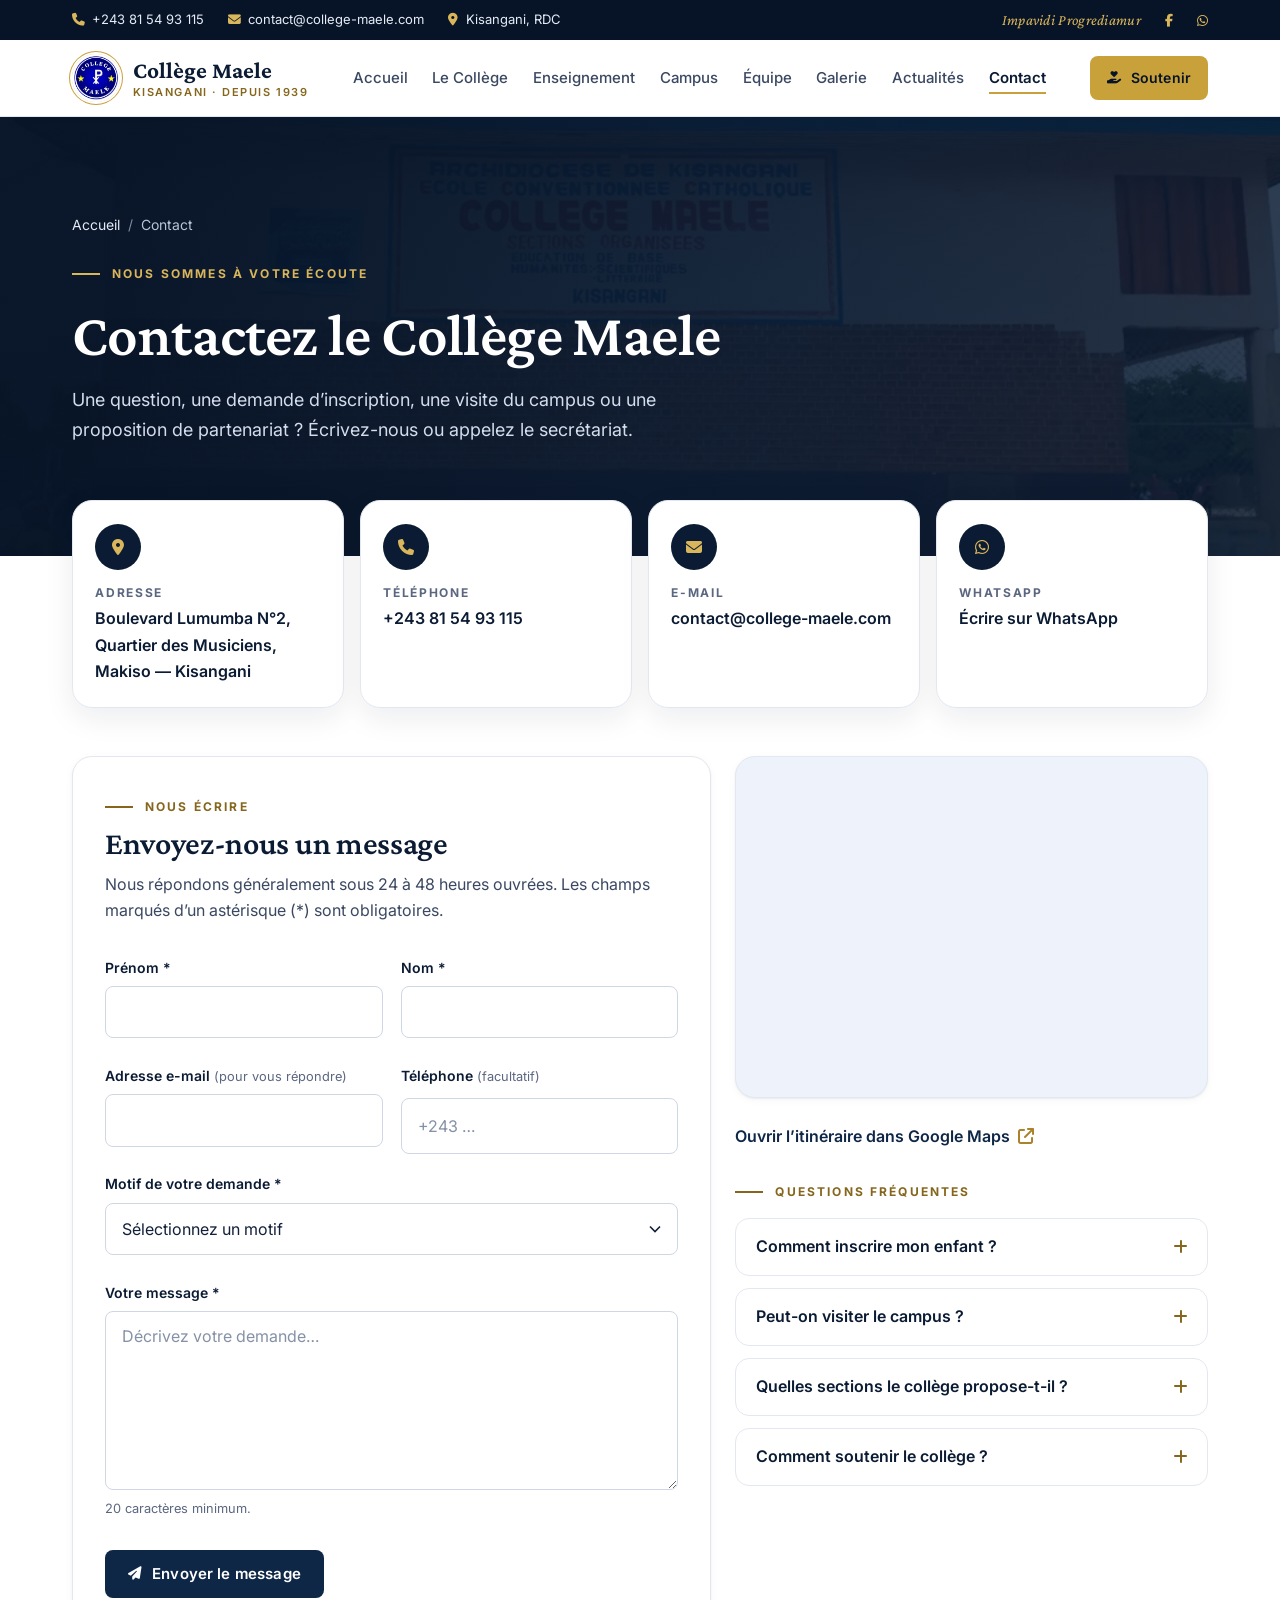
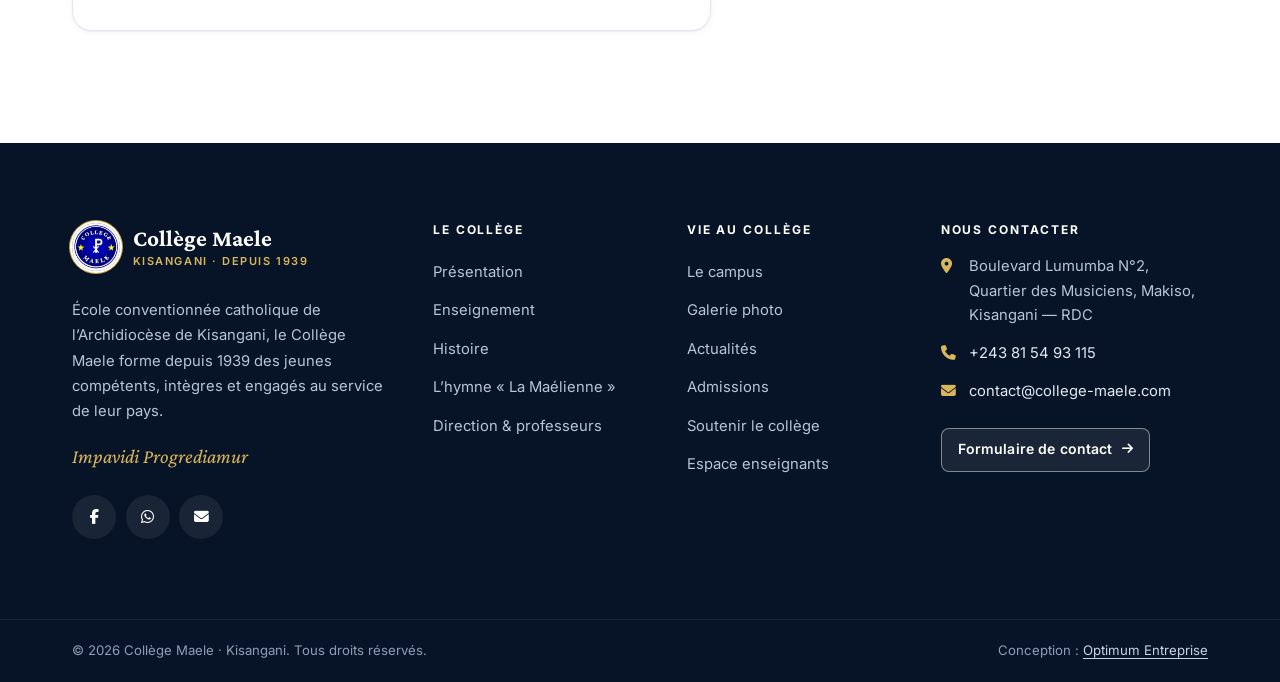
<file: contact.html>
<!DOCTYPE html>
<html lang="fr" class="no-js" data-root="./">
<head>
  <meta charset="UTF-8">
  <meta name="viewport" content="width=device-width, initial-scale=1">
  <title>Contact — Collège Maele Kisangani</title>
  <meta name="description" content="Contactez le Collège Maele à Kisangani : adresse, téléphone, e-mail, WhatsApp et formulaire de contact pour toute demande d’information ou d’inscription.">
  <meta name="robots" content="index, follow">
  <meta name="author" content="Collège Maele">
  <meta name="theme-color" content="#0a1b33">
  <link rel="canonical" href="https://www.college-maele.com/contact.html">
  <meta property="og:type" content="website">
  <meta property="og:locale" content="fr_FR">
  <meta property="og:site_name" content="Collège Maele">
  <meta property="og:title" content="Contact — Collège Maele Kisangani">
  <meta property="og:description" content="Contactez le Collège Maele à Kisangani : adresse, téléphone, e-mail, WhatsApp et formulaire de contact pour toute demande d’information ou d’inscription.">
  <meta property="og:url" content="https://www.college-maele.com/contact.html">
  <meta property="og:image" content="https://www.college-maele.com/Images/campus/entree-principale.webp">
  <meta name="twitter:card" content="summary_large_image">
  <link rel="icon" type="image/jpeg" href="./Images/Oiseaux.jpeg">
  <link rel="apple-touch-icon" href="./Images/Oiseaux.jpeg">
  <link rel="preconnect" href="https://fonts.googleapis.com">
  <link rel="preconnect" href="https://fonts.gstatic.com" crossorigin>
  <link rel="stylesheet" href="https://fonts.googleapis.com/css2?family=Crimson+Pro:ital,wght@0,500;0,600;0,700;1,500&family=Inter:wght@400;500;600;700&display=swap">
  <link rel="stylesheet" href="https://cdnjs.cloudflare.com/ajax/libs/font-awesome/6.5.1/css/all.min.css">
  <link rel="stylesheet" href="./assets/css/maele.css?v=20261020">
</head>
<body>
  <a class="skip-link" href="#contenu">Aller au contenu</a>
  <div class="topbar">
    <div class="container">
      <ul class="topbar__list">
        <li><a href="tel:+243815493115"><i class="fa-solid fa-phone" aria-hidden="true"></i>+243 81 54 93 115</a></li>
        <li class="topbar__hide-sm"><a href="mailto:contact@college-maele.com"><i class="fa-solid fa-envelope" aria-hidden="true"></i>contact@college-maele.com</a></li>
        <li class="topbar__hide-sm"><a href="./contact.html#plan"><i class="fa-solid fa-location-dot" aria-hidden="true"></i>Kisangani, RDC</a></li>
      </ul>
      <ul class="topbar__list topbar__hide-sm">
        <li><span class="topbar__motto">Impavidi Progrediamur</span></li>
        <li><a href="https://web.facebook.com/profile.php?id=61594951737384" target="_blank" rel="noopener noreferrer" aria-label="Facebook du Collège Maele (nouvel onglet)"><i class="fa-brands fa-facebook-f" aria-hidden="true"></i></a></li>
        <li><a href="https://wa.me/243815493115" target="_blank" rel="noopener noreferrer" aria-label="WhatsApp du Collège Maele (nouvel onglet)"><i class="fa-brands fa-whatsapp" aria-hidden="true"></i></a></li>
      </ul>
    </div>
  </div>
  <header class="site-header">
    <div class="container">
      <a class="brand" href="./" aria-label="Collège Maele — accueil">
        <img class="brand__logo" src="./Images/Oiseaux.jpeg" alt="" width="48" height="48">
        <span class="brand__text"><span class="brand__name">Collège Maele</span><span class="brand__tagline">Kisangani · depuis 1939</span></span>
      </a>
      <nav class="main-nav" aria-label="Navigation principale">
        <ul>
          <li><a href="./">Accueil</a></li>
          <li><a href="./index.html#college">Le Collège</a></li>
          <li><a href="./index.html#enseignement">Enseignement</a></li>
          <li><a href="./index.html#campus">Campus</a></li>
          <li><a href="./profs.html">Équipe</a></li>
          <li><a href="./galerie.html">Galerie</a></li>
          <li><a href="./pages/accueil.html">Actualités</a></li>
          <li><a href="./contact.html" aria-current="page">Contact</a></li>
        </ul>
      </nav>
      <div class="header-actions">
        <a class="btn btn--gold btn--sm" href="./index.html#soutenir"><i class="fa-solid fa-hand-holding-heart" aria-hidden="true"></i>Soutenir</a>
        <button class="nav-toggle" type="button" aria-expanded="false" aria-controls="drawer"><i class="fa-solid fa-bars" aria-hidden="true"></i><span class="nav-toggle__label">Menu</span></button>
      </div>
    </div>
  </header>

  <div class="drawer" id="drawer" hidden>
    <div class="drawer__backdrop" data-drawer-close></div>
    <div class="drawer__panel" role="dialog" aria-modal="true" aria-label="Menu principal">
      <div class="drawer__head">
        <span class="drawer__title">Collège Maele</span>
        <button class="drawer__close" type="button" data-drawer-close aria-label="Fermer le menu"><i class="fa-solid fa-xmark" aria-hidden="true"></i></button>
      </div>
      <nav aria-label="Navigation mobile">
        <ul>
          <li><a href="./">Accueil<i class="fa-solid fa-chevron-right" aria-hidden="true"></i></a></li>
          <li><a href="./index.html#college">Le Collège<i class="fa-solid fa-chevron-right" aria-hidden="true"></i></a></li>
          <li><a href="./index.html#enseignement">Enseignement<i class="fa-solid fa-chevron-right" aria-hidden="true"></i></a></li>
          <li><a href="./index.html#campus">Campus<i class="fa-solid fa-chevron-right" aria-hidden="true"></i></a></li>
          <li><a href="./profs.html">Équipe<i class="fa-solid fa-chevron-right" aria-hidden="true"></i></a></li>
          <li><a href="./galerie.html">Galerie<i class="fa-solid fa-chevron-right" aria-hidden="true"></i></a></li>
          <li><a href="./pages/accueil.html">Actualités<i class="fa-solid fa-chevron-right" aria-hidden="true"></i></a></li>
          <li><a href="./contact.html" aria-current="page">Contact<i class="fa-solid fa-chevron-right" aria-hidden="true"></i></a></li>
        </ul>
      </nav>
      <div class="drawer__foot">
        <a class="btn btn--gold btn--block" href="./index.html#soutenir"><i class="fa-solid fa-hand-holding-heart" aria-hidden="true"></i>Soutenir le collège</a>
        <a class="drawer__contact" href="tel:+243815493115"><i class="fa-solid fa-phone" aria-hidden="true"></i>+243 81 54 93 115</a>
        <a class="drawer__contact" href="mailto:contact@college-maele.com"><i class="fa-solid fa-envelope" aria-hidden="true"></i>contact@college-maele.com</a>
      </div>
    </div>
  </div>

  <main id="contenu">

    <section class="page-hero" style="padding-bottom: clamp(5rem, 10vw, 7rem);">
      <img class="page-hero__bg" src="./Images/campus/md/entree-principale.webp" alt="" width="960" height="432">
      <div class="container">
        <ol class="breadcrumb">
          <li><a href="./">Accueil</a></li>
          <li aria-current="page">Contact</li>
        </ol>
        <span class="eyebrow">Nous sommes à votre écoute</span>
        <h1>Contactez le Collège Maele</h1>
        <p>Une question, une demande d’inscription, une visite du campus ou une proposition de partenariat ? Écrivez-nous ou appelez le secrétariat.</p>
      </div>
    </section>

    <section class="section" style="padding-top:0;">
      <div class="container">
        <div class="contact-cards">
          <div class="contact-card"><i class="fa-solid fa-location-dot" aria-hidden="true"></i><h2>Adresse</h2><p>Boulevard Lumumba N°2, Quartier des Musiciens, Makiso — Kisangani</p></div>
          <div class="contact-card"><i class="fa-solid fa-phone" aria-hidden="true"></i><h2>Téléphone</h2><a href="tel:+243815493115">+243 81 54 93 115</a></div>
          <div class="contact-card"><i class="fa-solid fa-envelope" aria-hidden="true"></i><h2>E-mail</h2><a href="mailto:contact@college-maele.com">contact@college-maele.com</a></div>
          <div class="contact-card"><i class="fa-brands fa-whatsapp" aria-hidden="true"></i><h2>WhatsApp</h2><a href="https://wa.me/243815493115" target="_blank" rel="noopener noreferrer">Écrire sur WhatsApp</a></div>
        </div>

        <div class="contact-layout mt-6">
          <section class="card" aria-labelledby="form-title">
            <span class="eyebrow">Nous écrire</span>
            <h2 id="form-title" class="mt-1" style="font-size:2rem;">Envoyez-nous un message</h2>
            <p class="muted mt-1">Nous répondons généralement sous 24 à 48 heures ouvrées. Les champs marqués d’un astérisque (*) sont obligatoires.</p>

            <form id="contact-form" class="mt-4" action="https://api.web3forms.com/submit" method="POST" novalidate>
              <input type="hidden" name="access_key" value="315f3a8e-ab8b-4d41-bd8a-4d35726497c1">
              <input type="hidden" name="from_name" value="Site web du Collège Maele">
              <input type="hidden" name="subject" value="Nouveau message via le formulaire de contact du Collège Maele">
              <input type="checkbox" name="botcheck" class="hp-field" tabindex="-1" autocomplete="off" aria-hidden="true">

              <div class="form-grid form-grid--2">
                <div class="field">
                  <label for="firstname">Prénom *</label>
                  <input class="input" id="firstname" name="firstname" type="text" autocomplete="given-name" required aria-describedby="firstname-error">
                  <p class="field-error" id="firstname-error" aria-live="polite"></p>
                </div>
                <div class="field">
                  <label for="lastname">Nom *</label>
                  <input class="input" id="lastname" name="lastname" type="text" autocomplete="family-name" required aria-describedby="lastname-error">
                  <p class="field-error" id="lastname-error" aria-live="polite"></p>
                </div>
                <div class="field">
                  <label for="email">Adresse e-mail <span class="hint">(pour vous répondre)</span></label>
                  <input class="input" id="email" name="email" type="email" autocomplete="email" inputmode="email" aria-describedby="email-error">
                  <p class="field-error" id="email-error" aria-live="polite"></p>
                </div>
                <div class="field">
                  <label for="phone">Téléphone <span class="hint">(facultatif)</span></label>
                  <input class="input" id="phone" name="phone" type="tel" autocomplete="tel" inputmode="tel" placeholder="+243 …">
                </div>
                <div class="field span-2">
                  <label for="topic">Motif de votre demande *</label>
                  <select class="select" id="topic" name="topic" required aria-describedby="topic-error">
                    <option value="">Sélectionnez un motif</option>
                    <option value="information">Demande d’informations</option>
                    <option value="inscription">Inscription d’un élève</option>
                    <option value="visite">Visite du campus</option>
                    <option value="partenariat">Partenariat ou don matériel</option>
                    <option value="anciens">Anciens élèves</option>
                    <option value="autre">Autre</option>
                  </select>
                  <p class="field-error" id="topic-error" aria-live="polite"></p>
                </div>
                <div class="field span-2">
                  <label for="message">Votre message *</label>
                  <textarea class="textarea" id="message" name="message" rows="6" minlength="20" required aria-describedby="message-hint message-error" placeholder="Décrivez votre demande…"></textarea>
                  <p class="hint" id="message-hint">20 caractères minimum.</p>
                  <p class="field-error" id="message-error" aria-live="polite"></p>
                </div>
              </div>
              <div class="actions mt-3" style="align-items:center;">
                <button type="submit" class="btn btn--primary"><i class="fa-solid fa-paper-plane" aria-hidden="true"></i> Envoyer le message</button>
              </div>
              <div id="form-feedback" class="alert mt-3" tabindex="-1" role="status" aria-live="polite"></div>
            </form>
          </section>

          <aside class="stack">
            <div class="map-frame" id="plan">
              <iframe title="Plan d’accès au Collège Maele à Kisangani" loading="lazy" referrerpolicy="no-referrer-when-downgrade" src="https://www.google.com/maps?q=College%20Maele%2C%20Kisangani&amp;hl=fr&amp;output=embed"></iframe>
            </div>
            <a class="link-arrow" href="https://www.google.com/maps/search/?api=1&amp;query=College%20Maele%20Kisangani" target="_blank" rel="noopener noreferrer">Ouvrir l’itinéraire dans Google Maps <i class="fa-solid fa-arrow-up-right-from-square" aria-hidden="true"></i></a>

            <div class="mt-3">
              <span class="eyebrow">Questions fréquentes</span>
              <div class="faq mt-2">
                <details>
                  <summary>Comment inscrire mon enfant ?<i class="fa-solid fa-plus" aria-hidden="true"></i></summary>
                  <div>Choisissez le motif « Inscription d’un élève » dans le formulaire ou appelez le secrétariat. Les modalités, le calendrier et la liste des pièces à fournir vous seront communiqués.</div>
                </details>
                <details>
                  <summary>Peut-on visiter le campus ?<i class="fa-solid fa-plus" aria-hidden="true"></i></summary>
                  <div>Oui, sur rendez-vous. Sélectionnez « Visite du campus » et indiquez vos disponibilités : nous vous proposerons un créneau.</div>
                </details>
                <details>
                  <summary>Quelles sections le collège propose-t-il ?<i class="fa-solid fa-plus" aria-hidden="true"></i></summary>
                  <div>Le collège organise l’éducation de base ainsi que les humanités scientifiques et littéraires. <a href="./index.html#enseignement">Découvrir nos parcours</a>.</div>
                </details>
                <details>
                  <summary>Comment soutenir le collège ?<i class="fa-solid fa-plus" aria-hidden="true"></i></summary>
                  <div>Par Mobile Money, virement bancaire ou don matériel. <a href="./index.html#soutenir">Voir les moyens de soutien</a>.</div>
                </details>
              </div>
            </div>
          </aside>
        </div>
      </div>
    </section>
  </main>

  <footer class="site-footer">
    <div class="container site-footer__main">
      <div>
        <a class="brand" href="./" aria-label="Collège Maele — accueil">
        <img class="brand__logo" src="./Images/Oiseaux.jpeg" alt="" width="48" height="48">
        <span class="brand__text"><span class="brand__name">Collège Maele</span><span class="brand__tagline">Kisangani · depuis 1939</span></span>
      </a>
        <p class="footer-about">École conventionnée catholique de l’Archidiocèse de Kisangani, le Collège Maele forme depuis 1939 des jeunes compétents, intègres et engagés au service de leur pays.</p>
        <p class="footer-motto">Impavidi Progrediamur</p>
        <div class="socials">
          <a href="https://web.facebook.com/profile.php?id=61594951737384" target="_blank" rel="noopener noreferrer" aria-label="Facebook du Collège Maele (nouvel onglet)"><i class="fa-brands fa-facebook-f" aria-hidden="true"></i></a>
          <a href="https://wa.me/243815493115" target="_blank" rel="noopener noreferrer" aria-label="WhatsApp du Collège Maele (nouvel onglet)"><i class="fa-brands fa-whatsapp" aria-hidden="true"></i></a>
          <a href="mailto:contact@college-maele.com" aria-label="Écrire au Collège Maele par e-mail"><i class="fa-solid fa-envelope" aria-hidden="true"></i></a>
        </div>
      </div>
      <nav aria-labelledby="f-college">
        <h2 id="f-college">Le Collège</h2>
        <ul class="footer-links">
          <li><a href="./index.html#college">Présentation</a></li>
          <li><a href="./index.html#enseignement">Enseignement</a></li>
          <li><a href="./index.html#histoire">Histoire</a></li>
          <li><a href="./index.html#hymne">L’hymne « La Maélienne »</a></li>
          <li><a href="./profs.html">Direction &amp; professeurs</a></li>
        </ul>
      </nav>
      <nav aria-labelledby="f-vie">
        <h2 id="f-vie">Vie au collège</h2>
        <ul class="footer-links">
          <li><a href="./index.html#campus">Le campus</a></li>
          <li><a href="./galerie.html">Galerie photo</a></li>
          <li><a href="./pages/accueil.html">Actualités</a></li>
          <li><a href="./index.html#admissions">Admissions</a></li>
          <li><a href="./index.html#soutenir">Soutenir le collège</a></li>
          <li><a href="./recueille.html">Espace enseignants</a></li>
        </ul>
      </nav>
      <div>
        <h2>Nous contacter</h2>
        <ul class="footer-contact">
          <li><i class="fa-solid fa-location-dot" aria-hidden="true"></i><address>Boulevard Lumumba N°2, Quartier des Musiciens, Makiso, Kisangani — RDC</address></li>
          <li><i class="fa-solid fa-phone" aria-hidden="true"></i><a href="tel:+243815493115">+243 81 54 93 115</a></li>
          <li><i class="fa-solid fa-envelope" aria-hidden="true"></i><a href="mailto:contact@college-maele.com">contact@college-maele.com</a></li>
        </ul>
        <a class="btn btn--ghost-light btn--sm mt-3" href="./contact.html">Formulaire de contact <i class="fa-solid fa-arrow-right" aria-hidden="true"></i></a>
      </div>
    </div>
    <div class="site-footer__bottom">
      <div class="container">
        <p>© <span data-year>2026</span> Collège Maele · Kisangani. Tous droits réservés.</p>
        <p>Conception : <a href="https://davidwawina.site" target="_blank" rel="noopener noreferrer">Optimum Entreprise</a></p>
      </div>
    </div>
  </footer>

  <button class="to-top" type="button" aria-label="Revenir en haut de la page"><i class="fa-solid fa-arrow-up" aria-hidden="true"></i></button>

  <script src="./assets/js/maele.js?v=20261020"></script>
</body>
</html>
</file>
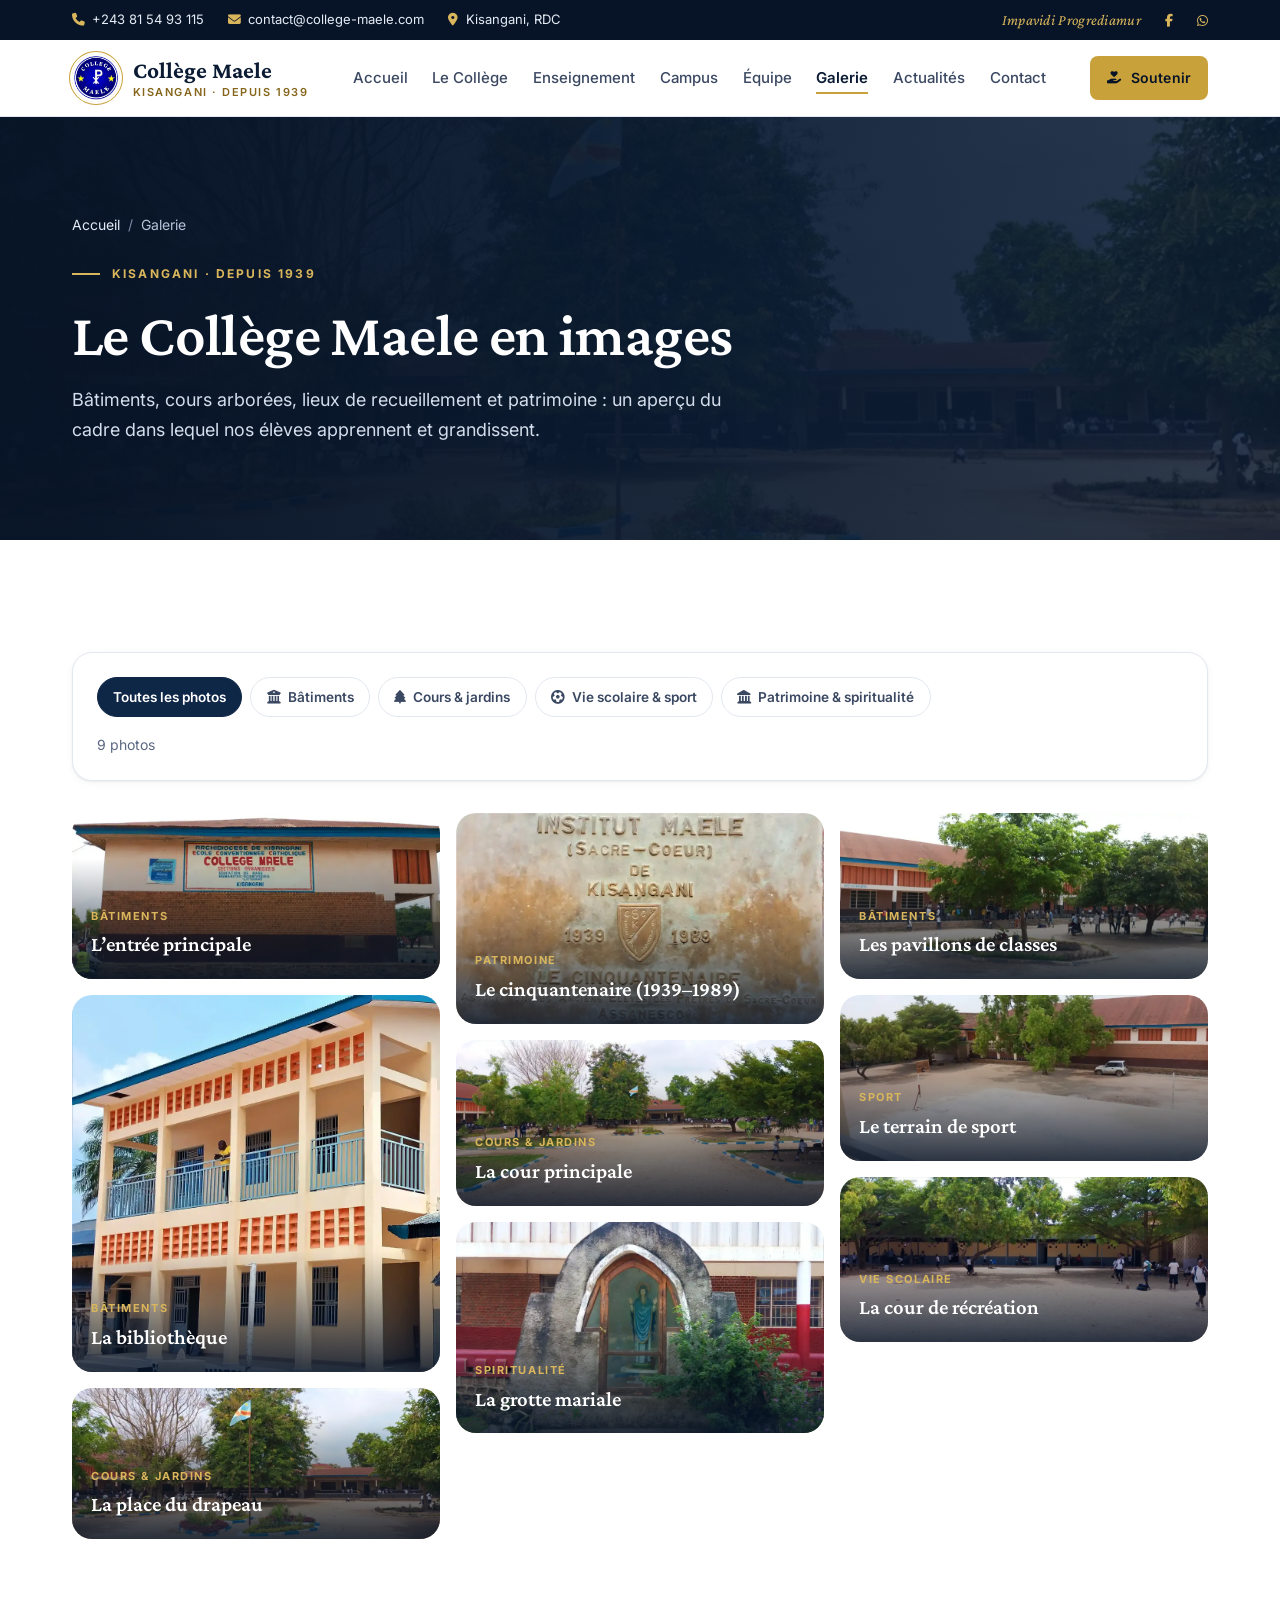
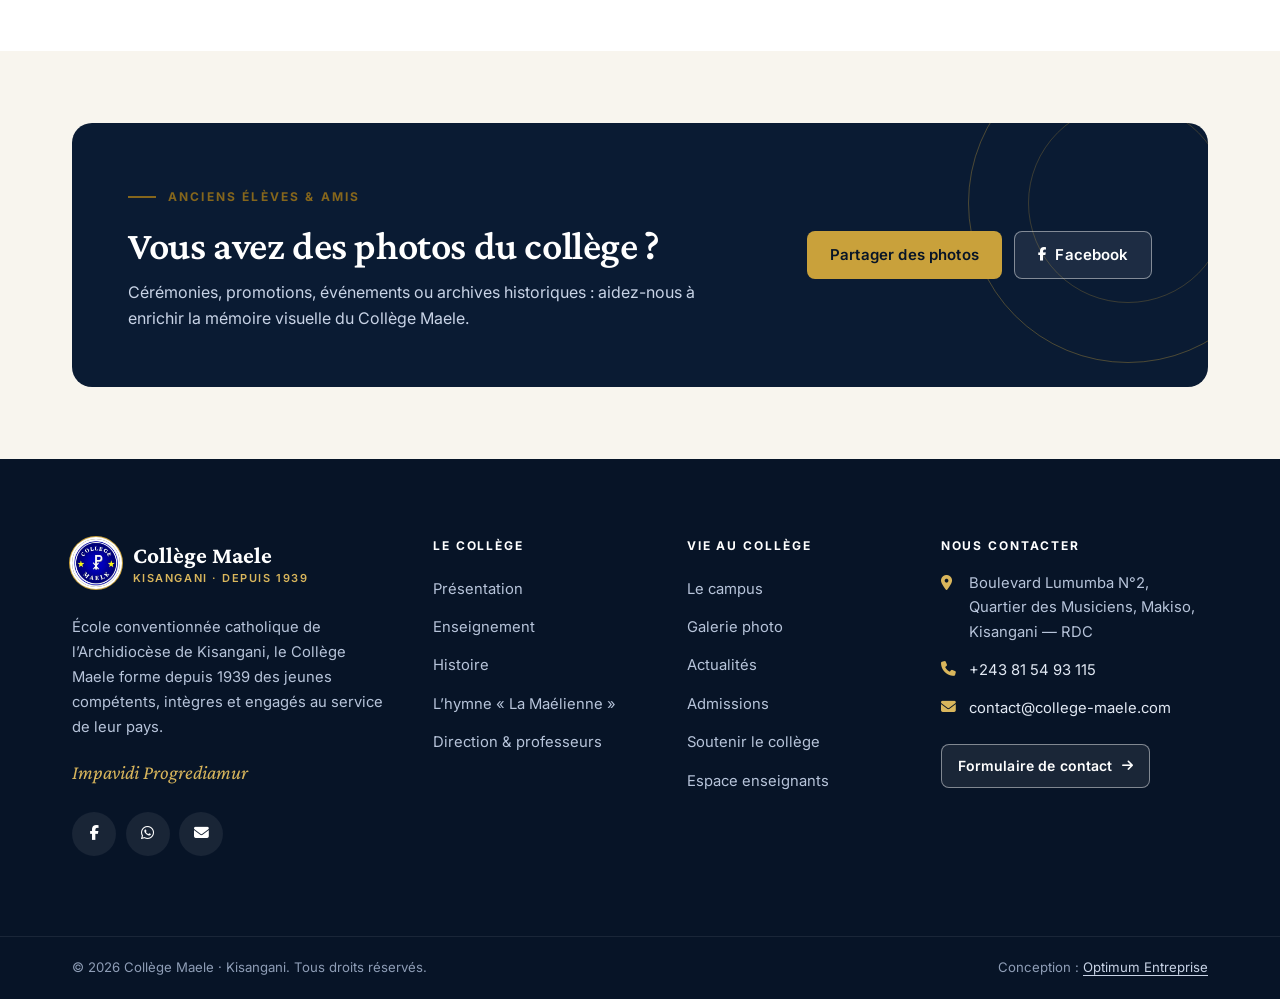
<file: galerie.html>
<!DOCTYPE html>
<html lang="fr" class="no-js" data-root="./">
<head>
  <meta charset="UTF-8">
  <meta name="viewport" content="width=device-width, initial-scale=1">
  <title>Galerie photo — Collège Maele Kisangani</title>
  <meta name="description" content="Le Collège Maele en images : bâtiments, cours arborées, bibliothèque, terrain de sport, grotte mariale et patrimoine.">
  <meta name="robots" content="index, follow">
  <meta name="author" content="Collège Maele">
  <meta name="theme-color" content="#0a1b33">
  <link rel="canonical" href="https://www.college-maele.com/galerie.html">
  <meta property="og:type" content="website">
  <meta property="og:locale" content="fr_FR">
  <meta property="og:site_name" content="Collège Maele">
  <meta property="og:title" content="Galerie photo — Collège Maele Kisangani">
  <meta property="og:description" content="Le Collège Maele en images : bâtiments, cours arborées, bibliothèque, terrain de sport, grotte mariale et patrimoine.">
  <meta property="og:url" content="https://www.college-maele.com/galerie.html">
  <meta property="og:image" content="https://www.college-maele.com/Images/campus/place-du-drapeau.webp">
  <meta name="twitter:card" content="summary_large_image">
  <link rel="icon" type="image/jpeg" href="./Images/Oiseaux.jpeg">
  <link rel="apple-touch-icon" href="./Images/Oiseaux.jpeg">
  <link rel="preconnect" href="https://fonts.googleapis.com">
  <link rel="preconnect" href="https://fonts.gstatic.com" crossorigin>
  <link rel="stylesheet" href="https://fonts.googleapis.com/css2?family=Crimson+Pro:ital,wght@0,500;0,600;0,700;1,500&family=Inter:wght@400;500;600;700&display=swap">
  <link rel="stylesheet" href="https://cdnjs.cloudflare.com/ajax/libs/font-awesome/6.5.1/css/all.min.css">
  <link rel="stylesheet" href="./assets/css/maele.css?v=20261020">
</head>
<body>
  <a class="skip-link" href="#contenu">Aller au contenu</a>
  <div class="topbar">
    <div class="container">
      <ul class="topbar__list">
        <li><a href="tel:+243815493115"><i class="fa-solid fa-phone" aria-hidden="true"></i>+243 81 54 93 115</a></li>
        <li class="topbar__hide-sm"><a href="mailto:contact@college-maele.com"><i class="fa-solid fa-envelope" aria-hidden="true"></i>contact@college-maele.com</a></li>
        <li class="topbar__hide-sm"><a href="./contact.html#plan"><i class="fa-solid fa-location-dot" aria-hidden="true"></i>Kisangani, RDC</a></li>
      </ul>
      <ul class="topbar__list topbar__hide-sm">
        <li><span class="topbar__motto">Impavidi Progrediamur</span></li>
        <li><a href="https://web.facebook.com/profile.php?id=61594951737384" target="_blank" rel="noopener noreferrer" aria-label="Facebook du Collège Maele (nouvel onglet)"><i class="fa-brands fa-facebook-f" aria-hidden="true"></i></a></li>
        <li><a href="https://wa.me/243815493115" target="_blank" rel="noopener noreferrer" aria-label="WhatsApp du Collège Maele (nouvel onglet)"><i class="fa-brands fa-whatsapp" aria-hidden="true"></i></a></li>
      </ul>
    </div>
  </div>
  <header class="site-header">
    <div class="container">
      <a class="brand" href="./" aria-label="Collège Maele — accueil">
        <img class="brand__logo" src="./Images/Oiseaux.jpeg" alt="" width="48" height="48">
        <span class="brand__text"><span class="brand__name">Collège Maele</span><span class="brand__tagline">Kisangani · depuis 1939</span></span>
      </a>
      <nav class="main-nav" aria-label="Navigation principale">
        <ul>
          <li><a href="./">Accueil</a></li>
          <li><a href="./index.html#college">Le Collège</a></li>
          <li><a href="./index.html#enseignement">Enseignement</a></li>
          <li><a href="./index.html#campus">Campus</a></li>
          <li><a href="./profs.html">Équipe</a></li>
          <li><a href="./galerie.html" aria-current="page">Galerie</a></li>
          <li><a href="./pages/accueil.html">Actualités</a></li>
          <li><a href="./contact.html">Contact</a></li>
        </ul>
      </nav>
      <div class="header-actions">
        <a class="btn btn--gold btn--sm" href="./index.html#soutenir"><i class="fa-solid fa-hand-holding-heart" aria-hidden="true"></i>Soutenir</a>
        <button class="nav-toggle" type="button" aria-expanded="false" aria-controls="drawer"><i class="fa-solid fa-bars" aria-hidden="true"></i><span class="nav-toggle__label">Menu</span></button>
      </div>
    </div>
  </header>

  <div class="drawer" id="drawer" hidden>
    <div class="drawer__backdrop" data-drawer-close></div>
    <div class="drawer__panel" role="dialog" aria-modal="true" aria-label="Menu principal">
      <div class="drawer__head">
        <span class="drawer__title">Collège Maele</span>
        <button class="drawer__close" type="button" data-drawer-close aria-label="Fermer le menu"><i class="fa-solid fa-xmark" aria-hidden="true"></i></button>
      </div>
      <nav aria-label="Navigation mobile">
        <ul>
          <li><a href="./">Accueil<i class="fa-solid fa-chevron-right" aria-hidden="true"></i></a></li>
          <li><a href="./index.html#college">Le Collège<i class="fa-solid fa-chevron-right" aria-hidden="true"></i></a></li>
          <li><a href="./index.html#enseignement">Enseignement<i class="fa-solid fa-chevron-right" aria-hidden="true"></i></a></li>
          <li><a href="./index.html#campus">Campus<i class="fa-solid fa-chevron-right" aria-hidden="true"></i></a></li>
          <li><a href="./profs.html">Équipe<i class="fa-solid fa-chevron-right" aria-hidden="true"></i></a></li>
          <li><a href="./galerie.html" aria-current="page">Galerie<i class="fa-solid fa-chevron-right" aria-hidden="true"></i></a></li>
          <li><a href="./pages/accueil.html">Actualités<i class="fa-solid fa-chevron-right" aria-hidden="true"></i></a></li>
          <li><a href="./contact.html">Contact<i class="fa-solid fa-chevron-right" aria-hidden="true"></i></a></li>
        </ul>
      </nav>
      <div class="drawer__foot">
        <a class="btn btn--gold btn--block" href="./index.html#soutenir"><i class="fa-solid fa-hand-holding-heart" aria-hidden="true"></i>Soutenir le collège</a>
        <a class="drawer__contact" href="tel:+243815493115"><i class="fa-solid fa-phone" aria-hidden="true"></i>+243 81 54 93 115</a>
        <a class="drawer__contact" href="mailto:contact@college-maele.com"><i class="fa-solid fa-envelope" aria-hidden="true"></i>contact@college-maele.com</a>
      </div>
    </div>
  </div>

  <main id="contenu">

    <section class="page-hero">
      <img class="page-hero__bg" src="./Images/campus/md/place-du-drapeau.webp" alt="" width="960" height="395">
      <div class="container">
        <ol class="breadcrumb">
          <li><a href="./">Accueil</a></li>
          <li aria-current="page">Galerie</li>
        </ol>
        <span class="eyebrow">Kisangani · depuis 1939</span>
        <h1>Le Collège Maele en images</h1>
        <p>Bâtiments, cours arborées, lieux de recueillement et patrimoine : un aperçu du cadre dans lequel nos élèves apprennent et grandissent.</p>
      </div>
    </section>

    <section class="section" aria-labelledby="galerie-title">
      <div class="container">
        <h2 id="galerie-title" class="sr-only">Photographies du collège</h2>
        <div class="toolbar" style="margin-bottom:2rem;">
          <div class="chips" data-gallery-filter aria-label="Filtrer les photos">
            <button type="button" class="chip" data-filter="" aria-pressed="true">Toutes les photos</button>
            <button type="button" class="chip" data-filter="batiments" aria-pressed="false"><i class="fa-solid fa-building-columns" aria-hidden="true"></i>Bâtiments</button>
            <button type="button" class="chip" data-filter="cours" aria-pressed="false"><i class="fa-solid fa-tree" aria-hidden="true"></i>Cours &amp; jardins</button>
            <button type="button" class="chip" data-filter="vie" aria-pressed="false"><i class="fa-solid fa-futbol" aria-hidden="true"></i>Vie scolaire &amp; sport</button>
            <button type="button" class="chip" data-filter="patrimoine" aria-pressed="false"><i class="fa-solid fa-landmark" aria-hidden="true"></i>Patrimoine &amp; spiritualité</button>
          </div>
          <div class="toolbar__meta"><p data-gallery-status role="status" aria-live="polite">9 photos</p></div>
        </div>

        <div class="gallery-grid">
          <figure class="gallery-item" data-cat="batiments" style="margin:0 0 1rem;">
            <button type="button" data-lightbox="galerie" data-full="./Images/campus/entree-principale.webp" data-title="L’entrée principale" data-desc="Le pavillon d’accueil de l’école conventionnée catholique de l’Archidiocèse de Kisangani." data-alt="Pavillon d’entrée du Collège Maele">
              <img src="./Images/campus/md/entree-principale.webp" alt="Pavillon d’entrée du Collège Maele portant l’enseigne de l’école" width="960" height="432">
              <span class="gallery-item__cap"><small>Bâtiments</small><strong>L’entrée principale</strong></span>
            </button>
          </figure>
          <figure class="gallery-item" data-cat="batiments" style="margin:0 0 1rem;">
            <button type="button" data-lightbox="galerie" data-full="./Images/campus/bibliotheque.webp" data-title="La bibliothèque" data-desc="Un bâtiment à étage dédié à la lecture, à la recherche et au travail personnel.">
              <img src="./Images/campus/md/bibliotheque.webp" alt="Le bâtiment à étage de la bibliothèque du Collège Maele" loading="lazy" width="938" height="960">
              <span class="gallery-item__cap"><small>Bâtiments</small><strong>La bibliothèque</strong></span>
            </button>
          </figure>
          <figure class="gallery-item" data-cat="cours" style="margin:0 0 1rem;">
            <button type="button" data-lightbox="galerie" data-full="./Images/campus/place-du-drapeau.webp" data-title="La place du drapeau" data-desc="Massifs fleuris et drapeau national au centre de la cour.">
              <img src="./Images/campus/md/place-du-drapeau.webp" alt="Le drapeau de la RDC au centre de la cour fleurie" loading="lazy" width="960" height="395">
              <span class="gallery-item__cap"><small>Cours &amp; jardins</small><strong>La place du drapeau</strong></span>
            </button>
          </figure>
          <figure class="gallery-item" data-cat="patrimoine" style="margin:0 0 1rem;">
            <button type="button" data-lightbox="galerie" data-full="./Images/campus/plaque-cinquantenaire.webp" data-title="La plaque du cinquantenaire" data-desc="Institut Maele (Sacré-Cœur) de Kisangani, 1939–1989 — offerte par l’association des anciens élèves (ASSANESCO).">
              <img src="./Images/campus/md/plaque-cinquantenaire.webp" alt="Plaque en bronze du cinquantenaire de l’Institut Maele, 1939–1989" loading="lazy" width="960" height="549">
              <span class="gallery-item__cap"><small>Patrimoine</small><strong>Le cinquantenaire (1939–1989)</strong></span>
            </button>
          </figure>
          <figure class="gallery-item" data-cat="cours" style="margin:0 0 1rem;">
            <button type="button" data-lightbox="galerie" data-full="./Images/campus/cour-principale.webp" data-title="La cour principale" data-desc="Le cœur du campus, entre pavillons de classes et allées fleuries.">
              <img src="./Images/campus/md/cour-principale.webp" alt="Vue d’ensemble de la cour principale du collège" loading="lazy" width="960" height="432">
              <span class="gallery-item__cap"><small>Cours &amp; jardins</small><strong>La cour principale</strong></span>
            </button>
          </figure>
          <figure class="gallery-item" data-cat="patrimoine" style="margin:0 0 1rem;">
            <button type="button" data-lightbox="galerie" data-full="./Images/campus/grotte-mariale.webp" data-title="La grotte mariale" data-desc="Un lieu de prière et de recueillement au cœur du campus.">
              <img src="./Images/campus/md/grotte-mariale.webp" alt="La grotte mariale avec la statue de la Vierge" loading="lazy" width="960" height="553">
              <span class="gallery-item__cap"><small>Spiritualité</small><strong>La grotte mariale</strong></span>
            </button>
          </figure>
          <figure class="gallery-item" data-cat="batiments" style="margin:0 0 1rem;">
            <button type="button" data-lightbox="galerie" data-full="./Images/campus/cour-arboree.webp" data-title="Les pavillons de classes" data-desc="Des galeries de briques rouges à l’ombre des grands arbres.">
              <img src="./Images/campus/md/cour-arboree.webp" alt="Pavillons de classes en briques et grands arbres" loading="lazy" width="960" height="432">
              <span class="gallery-item__cap"><small>Bâtiments</small><strong>Les pavillons de classes</strong></span>
            </button>
          </figure>
          <figure class="gallery-item" data-cat="vie" style="margin:0 0 1rem;">
            <button type="button" data-lightbox="galerie" data-full="./Images/campus/terrain-de-sport.webp" data-title="Le terrain de sport" data-desc="Éducation physique, tournois interclasses et activités sportives.">
              <img src="./Images/campus/md/terrain-de-sport.webp" alt="Le terrain de sport du collège avec panier de basket" loading="lazy" width="960" height="432">
              <span class="gallery-item__cap"><small>Sport</small><strong>Le terrain de sport</strong></span>
            </button>
          </figure>
          <figure class="gallery-item" data-cat="vie" style="margin:0 0 1rem;">
            <button type="button" data-lightbox="galerie" data-full="./Images/campus/cour-de-recreation.webp" data-title="La cour de récréation" data-desc="Un grand espace ombragé pour la détente et les rencontres entre élèves.">
              <img src="./Images/campus/md/cour-de-recreation.webp" alt="Élèves dans la cour de récréation ombragée" loading="lazy" width="960" height="432">
              <span class="gallery-item__cap"><small>Vie scolaire</small><strong>La cour de récréation</strong></span>
            </button>
          </figure>
        </div>
      </div>
    </section>

    <section class="section section--ivory section--tight">
      <div class="container">
        <div class="cta-band reveal">
          <div>
            <span class="eyebrow">Anciens élèves &amp; amis</span>
            <h2 class="mt-2">Vous avez des photos du collège ?</h2>
            <p>Cérémonies, promotions, événements ou archives historiques : aidez-nous à enrichir la mémoire visuelle du Collège Maele.</p>
          </div>
          <div class="cta-band__actions">
            <a class="btn btn--gold" href="./contact.html?motif=autre">Partager des photos</a>
            <a class="btn btn--ghost-light" href="https://web.facebook.com/profile.php?id=61594951737384" target="_blank" rel="noopener noreferrer"><i class="fa-brands fa-facebook-f" aria-hidden="true"></i>Facebook</a>
          </div>
        </div>
      </div>
    </section>
  </main>

  <footer class="site-footer">
    <div class="container site-footer__main">
      <div>
        <a class="brand" href="./" aria-label="Collège Maele — accueil">
        <img class="brand__logo" src="./Images/Oiseaux.jpeg" alt="" width="48" height="48">
        <span class="brand__text"><span class="brand__name">Collège Maele</span><span class="brand__tagline">Kisangani · depuis 1939</span></span>
      </a>
        <p class="footer-about">École conventionnée catholique de l’Archidiocèse de Kisangani, le Collège Maele forme depuis 1939 des jeunes compétents, intègres et engagés au service de leur pays.</p>
        <p class="footer-motto">Impavidi Progrediamur</p>
        <div class="socials">
          <a href="https://web.facebook.com/profile.php?id=61594951737384" target="_blank" rel="noopener noreferrer" aria-label="Facebook du Collège Maele (nouvel onglet)"><i class="fa-brands fa-facebook-f" aria-hidden="true"></i></a>
          <a href="https://wa.me/243815493115" target="_blank" rel="noopener noreferrer" aria-label="WhatsApp du Collège Maele (nouvel onglet)"><i class="fa-brands fa-whatsapp" aria-hidden="true"></i></a>
          <a href="mailto:contact@college-maele.com" aria-label="Écrire au Collège Maele par e-mail"><i class="fa-solid fa-envelope" aria-hidden="true"></i></a>
        </div>
      </div>
      <nav aria-labelledby="f-college">
        <h2 id="f-college">Le Collège</h2>
        <ul class="footer-links">
          <li><a href="./index.html#college">Présentation</a></li>
          <li><a href="./index.html#enseignement">Enseignement</a></li>
          <li><a href="./index.html#histoire">Histoire</a></li>
          <li><a href="./index.html#hymne">L’hymne « La Maélienne »</a></li>
          <li><a href="./profs.html">Direction &amp; professeurs</a></li>
        </ul>
      </nav>
      <nav aria-labelledby="f-vie">
        <h2 id="f-vie">Vie au collège</h2>
        <ul class="footer-links">
          <li><a href="./index.html#campus">Le campus</a></li>
          <li><a href="./galerie.html">Galerie photo</a></li>
          <li><a href="./pages/accueil.html">Actualités</a></li>
          <li><a href="./index.html#admissions">Admissions</a></li>
          <li><a href="./index.html#soutenir">Soutenir le collège</a></li>
          <li><a href="./recueille.html">Espace enseignants</a></li>
        </ul>
      </nav>
      <div>
        <h2>Nous contacter</h2>
        <ul class="footer-contact">
          <li><i class="fa-solid fa-location-dot" aria-hidden="true"></i><address>Boulevard Lumumba N°2, Quartier des Musiciens, Makiso, Kisangani — RDC</address></li>
          <li><i class="fa-solid fa-phone" aria-hidden="true"></i><a href="tel:+243815493115">+243 81 54 93 115</a></li>
          <li><i class="fa-solid fa-envelope" aria-hidden="true"></i><a href="mailto:contact@college-maele.com">contact@college-maele.com</a></li>
        </ul>
        <a class="btn btn--ghost-light btn--sm mt-3" href="./contact.html">Formulaire de contact <i class="fa-solid fa-arrow-right" aria-hidden="true"></i></a>
      </div>
    </div>
    <div class="site-footer__bottom">
      <div class="container">
        <p>© <span data-year>2026</span> Collège Maele · Kisangani. Tous droits réservés.</p>
        <p>Conception : <a href="https://davidwawina.site" target="_blank" rel="noopener noreferrer">Optimum Entreprise</a></p>
      </div>
    </div>
  </footer>

  <button class="to-top" type="button" aria-label="Revenir en haut de la page"><i class="fa-solid fa-arrow-up" aria-hidden="true"></i></button>

  <script src="./assets/js/maele.js?v=20261020"></script>
</body>
</html>
</file>
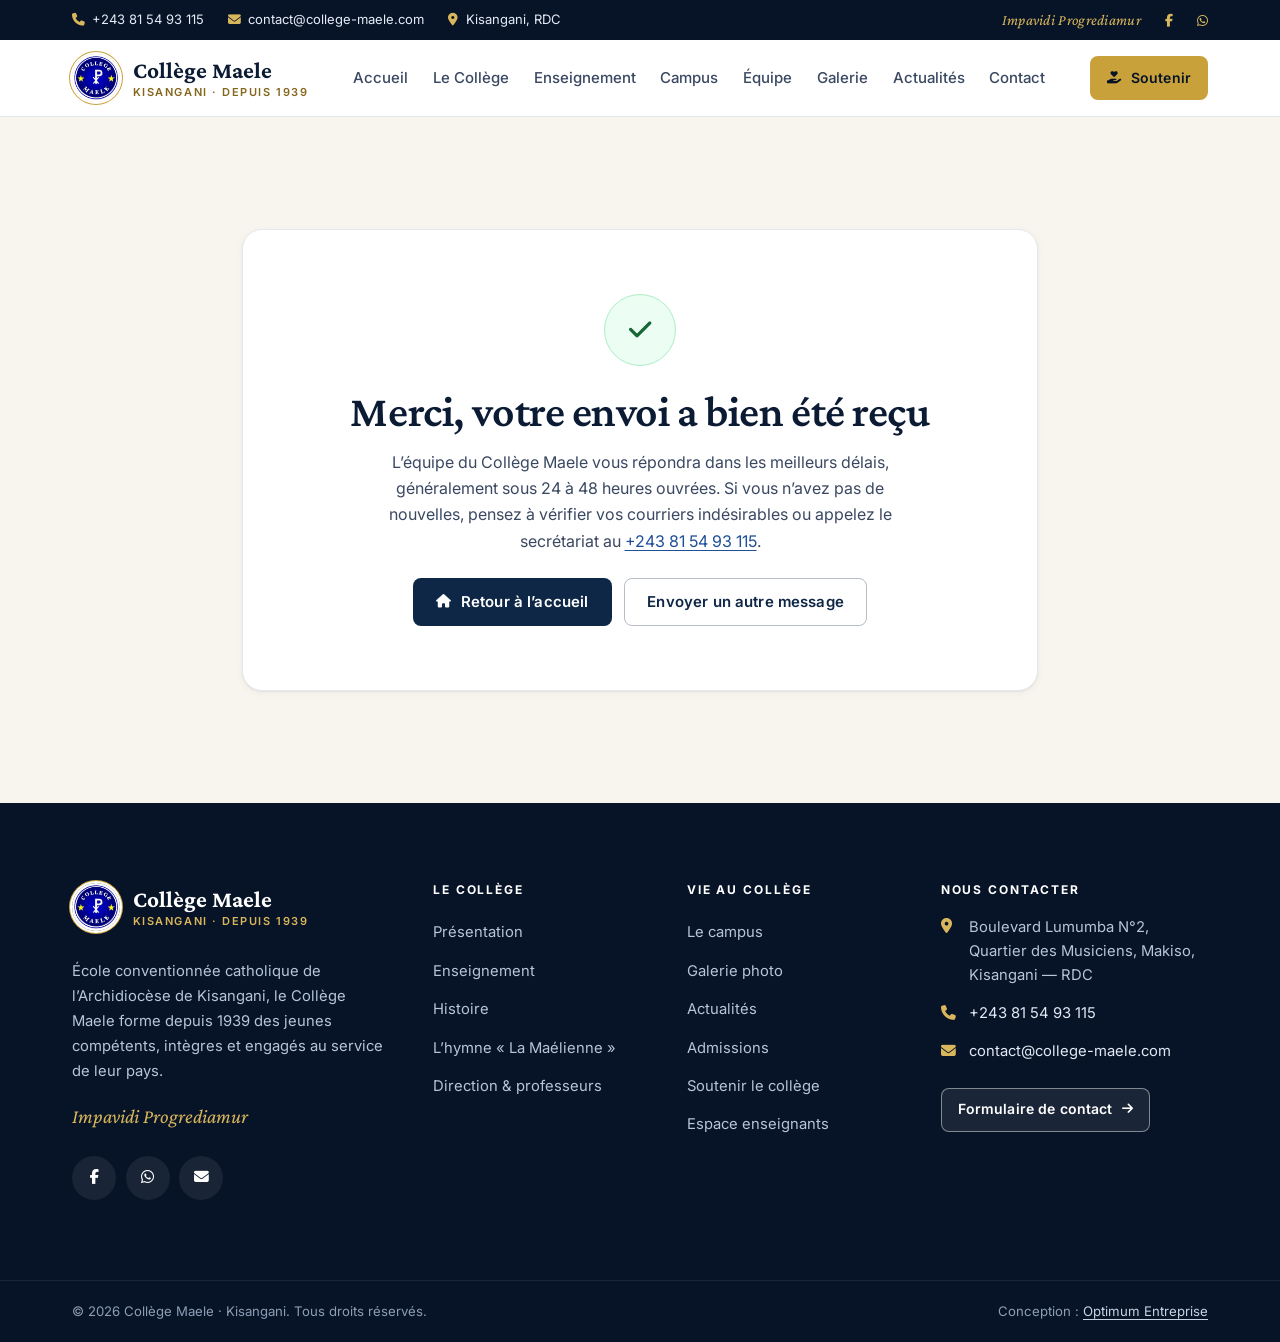
<file: thanks.html>
<!DOCTYPE html>
<html lang="fr" class="no-js" data-root="./">
<head>
  <meta charset="UTF-8">
  <meta name="viewport" content="width=device-width, initial-scale=1">
  <title>Merci — Collège Maele Kisangani</title>
  <meta name="description" content="Merci d’avoir contacté le Collège Maele. Nous vous répondrons dans les plus brefs délais.">
  <meta name="robots" content="noindex, follow">
  <meta name="author" content="Collège Maele">
  <meta name="theme-color" content="#0a1b33">
  <link rel="canonical" href="https://www.college-maele.com/thanks.html">
  <meta property="og:type" content="website">
  <meta property="og:locale" content="fr_FR">
  <meta property="og:site_name" content="Collège Maele">
  <meta property="og:title" content="Merci — Collège Maele Kisangani">
  <meta property="og:description" content="Merci d’avoir contacté le Collège Maele. Nous vous répondrons dans les plus brefs délais.">
  <meta property="og:url" content="https://www.college-maele.com/thanks.html">
  <meta property="og:image" content="https://www.college-maele.com/Images/campus/entree-principale.webp">
  <meta name="twitter:card" content="summary_large_image">
  <link rel="icon" type="image/jpeg" href="./Images/Oiseaux.jpeg">
  <link rel="apple-touch-icon" href="./Images/Oiseaux.jpeg">
  <link rel="preconnect" href="https://fonts.googleapis.com">
  <link rel="preconnect" href="https://fonts.gstatic.com" crossorigin>
  <link rel="stylesheet" href="https://fonts.googleapis.com/css2?family=Crimson+Pro:ital,wght@0,500;0,600;0,700;1,500&family=Inter:wght@400;500;600;700&display=swap">
  <link rel="stylesheet" href="https://cdnjs.cloudflare.com/ajax/libs/font-awesome/6.5.1/css/all.min.css">
  <link rel="stylesheet" href="./assets/css/maele.css?v=20261020">
</head>
<body>
  <a class="skip-link" href="#contenu">Aller au contenu</a>
  <div class="topbar">
    <div class="container">
      <ul class="topbar__list">
        <li><a href="tel:+243815493115"><i class="fa-solid fa-phone" aria-hidden="true"></i>+243 81 54 93 115</a></li>
        <li class="topbar__hide-sm"><a href="mailto:contact@college-maele.com"><i class="fa-solid fa-envelope" aria-hidden="true"></i>contact@college-maele.com</a></li>
        <li class="topbar__hide-sm"><a href="./contact.html#plan"><i class="fa-solid fa-location-dot" aria-hidden="true"></i>Kisangani, RDC</a></li>
      </ul>
      <ul class="topbar__list topbar__hide-sm">
        <li><span class="topbar__motto">Impavidi Progrediamur</span></li>
        <li><a href="https://web.facebook.com/profile.php?id=61594951737384" target="_blank" rel="noopener noreferrer" aria-label="Facebook du Collège Maele (nouvel onglet)"><i class="fa-brands fa-facebook-f" aria-hidden="true"></i></a></li>
        <li><a href="https://wa.me/243815493115" target="_blank" rel="noopener noreferrer" aria-label="WhatsApp du Collège Maele (nouvel onglet)"><i class="fa-brands fa-whatsapp" aria-hidden="true"></i></a></li>
      </ul>
    </div>
  </div>
  <header class="site-header">
    <div class="container">
      <a class="brand" href="./" aria-label="Collège Maele — accueil">
        <img class="brand__logo" src="./Images/Oiseaux.jpeg" alt="" width="48" height="48">
        <span class="brand__text"><span class="brand__name">Collège Maele</span><span class="brand__tagline">Kisangani · depuis 1939</span></span>
      </a>
      <nav class="main-nav" aria-label="Navigation principale">
        <ul>
          <li><a href="./">Accueil</a></li>
          <li><a href="./index.html#college">Le Collège</a></li>
          <li><a href="./index.html#enseignement">Enseignement</a></li>
          <li><a href="./index.html#campus">Campus</a></li>
          <li><a href="./profs.html">Équipe</a></li>
          <li><a href="./galerie.html">Galerie</a></li>
          <li><a href="./pages/accueil.html">Actualités</a></li>
          <li><a href="./contact.html">Contact</a></li>
        </ul>
      </nav>
      <div class="header-actions">
        <a class="btn btn--gold btn--sm" href="./index.html#soutenir"><i class="fa-solid fa-hand-holding-heart" aria-hidden="true"></i>Soutenir</a>
        <button class="nav-toggle" type="button" aria-expanded="false" aria-controls="drawer"><i class="fa-solid fa-bars" aria-hidden="true"></i><span class="nav-toggle__label">Menu</span></button>
      </div>
    </div>
  </header>

  <div class="drawer" id="drawer" hidden>
    <div class="drawer__backdrop" data-drawer-close></div>
    <div class="drawer__panel" role="dialog" aria-modal="true" aria-label="Menu principal">
      <div class="drawer__head">
        <span class="drawer__title">Collège Maele</span>
        <button class="drawer__close" type="button" data-drawer-close aria-label="Fermer le menu"><i class="fa-solid fa-xmark" aria-hidden="true"></i></button>
      </div>
      <nav aria-label="Navigation mobile">
        <ul>
          <li><a href="./">Accueil<i class="fa-solid fa-chevron-right" aria-hidden="true"></i></a></li>
          <li><a href="./index.html#college">Le Collège<i class="fa-solid fa-chevron-right" aria-hidden="true"></i></a></li>
          <li><a href="./index.html#enseignement">Enseignement<i class="fa-solid fa-chevron-right" aria-hidden="true"></i></a></li>
          <li><a href="./index.html#campus">Campus<i class="fa-solid fa-chevron-right" aria-hidden="true"></i></a></li>
          <li><a href="./profs.html">Équipe<i class="fa-solid fa-chevron-right" aria-hidden="true"></i></a></li>
          <li><a href="./galerie.html">Galerie<i class="fa-solid fa-chevron-right" aria-hidden="true"></i></a></li>
          <li><a href="./pages/accueil.html">Actualités<i class="fa-solid fa-chevron-right" aria-hidden="true"></i></a></li>
          <li><a href="./contact.html">Contact<i class="fa-solid fa-chevron-right" aria-hidden="true"></i></a></li>
        </ul>
      </nav>
      <div class="drawer__foot">
        <a class="btn btn--gold btn--block" href="./index.html#soutenir"><i class="fa-solid fa-hand-holding-heart" aria-hidden="true"></i>Soutenir le collège</a>
        <a class="drawer__contact" href="tel:+243815493115"><i class="fa-solid fa-phone" aria-hidden="true"></i>+243 81 54 93 115</a>
        <a class="drawer__contact" href="mailto:contact@college-maele.com"><i class="fa-solid fa-envelope" aria-hidden="true"></i>contact@college-maele.com</a>
      </div>
    </div>
  </div>

  <main id="contenu">

    <section class="section section--ivory" style="min-height:60vh;display:flex;align-items:center;">
      <div class="container container--narrow">
        <div class="card empty-state">
          <div class="empty-state__icon" style="background:#ecfdf3;color:#166534;border-color:#abefc6;"><i class="fa-solid fa-check" aria-hidden="true"></i></div>
          <h1 style="margin-top:1.25rem;font-size:clamp(2rem,4vw,2.75rem);">Merci, votre envoi a bien été reçu</h1>
          <p>L’équipe du Collège Maele vous répondra dans les meilleurs délais, généralement sous 24 à 48 heures ouvrées. Si vous n’avez pas de nouvelles, pensez à vérifier vos courriers indésirables ou appelez le secrétariat au <a href="tel:+243815493115">+243 81 54 93 115</a>.</p>
          <div class="empty-state__actions">
            <a class="btn btn--primary" href="./"><i class="fa-solid fa-house" aria-hidden="true"></i>Retour à l’accueil</a>
            <a class="btn btn--outline" href="./contact.html">Envoyer un autre message</a>
          </div>
        </div>
      </div>
    </section>
  </main>

  <footer class="site-footer">
    <div class="container site-footer__main">
      <div>
        <a class="brand" href="./" aria-label="Collège Maele — accueil">
        <img class="brand__logo" src="./Images/Oiseaux.jpeg" alt="" width="48" height="48">
        <span class="brand__text"><span class="brand__name">Collège Maele</span><span class="brand__tagline">Kisangani · depuis 1939</span></span>
      </a>
        <p class="footer-about">École conventionnée catholique de l’Archidiocèse de Kisangani, le Collège Maele forme depuis 1939 des jeunes compétents, intègres et engagés au service de leur pays.</p>
        <p class="footer-motto">Impavidi Progrediamur</p>
        <div class="socials">
          <a href="https://web.facebook.com/profile.php?id=61594951737384" target="_blank" rel="noopener noreferrer" aria-label="Facebook du Collège Maele (nouvel onglet)"><i class="fa-brands fa-facebook-f" aria-hidden="true"></i></a>
          <a href="https://wa.me/243815493115" target="_blank" rel="noopener noreferrer" aria-label="WhatsApp du Collège Maele (nouvel onglet)"><i class="fa-brands fa-whatsapp" aria-hidden="true"></i></a>
          <a href="mailto:contact@college-maele.com" aria-label="Écrire au Collège Maele par e-mail"><i class="fa-solid fa-envelope" aria-hidden="true"></i></a>
        </div>
      </div>
      <nav aria-labelledby="f-college">
        <h2 id="f-college">Le Collège</h2>
        <ul class="footer-links">
          <li><a href="./index.html#college">Présentation</a></li>
          <li><a href="./index.html#enseignement">Enseignement</a></li>
          <li><a href="./index.html#histoire">Histoire</a></li>
          <li><a href="./index.html#hymne">L’hymne « La Maélienne »</a></li>
          <li><a href="./profs.html">Direction &amp; professeurs</a></li>
        </ul>
      </nav>
      <nav aria-labelledby="f-vie">
        <h2 id="f-vie">Vie au collège</h2>
        <ul class="footer-links">
          <li><a href="./index.html#campus">Le campus</a></li>
          <li><a href="./galerie.html">Galerie photo</a></li>
          <li><a href="./pages/accueil.html">Actualités</a></li>
          <li><a href="./index.html#admissions">Admissions</a></li>
          <li><a href="./index.html#soutenir">Soutenir le collège</a></li>
          <li><a href="./recueille.html">Espace enseignants</a></li>
        </ul>
      </nav>
      <div>
        <h2>Nous contacter</h2>
        <ul class="footer-contact">
          <li><i class="fa-solid fa-location-dot" aria-hidden="true"></i><address>Boulevard Lumumba N°2, Quartier des Musiciens, Makiso, Kisangani — RDC</address></li>
          <li><i class="fa-solid fa-phone" aria-hidden="true"></i><a href="tel:+243815493115">+243 81 54 93 115</a></li>
          <li><i class="fa-solid fa-envelope" aria-hidden="true"></i><a href="mailto:contact@college-maele.com">contact@college-maele.com</a></li>
        </ul>
        <a class="btn btn--ghost-light btn--sm mt-3" href="./contact.html">Formulaire de contact <i class="fa-solid fa-arrow-right" aria-hidden="true"></i></a>
      </div>
    </div>
    <div class="site-footer__bottom">
      <div class="container">
        <p>© <span data-year>2026</span> Collège Maele · Kisangani. Tous droits réservés.</p>
        <p>Conception : <a href="https://davidwawina.site" target="_blank" rel="noopener noreferrer">Optimum Entreprise</a></p>
      </div>
    </div>
  </footer>

  <button class="to-top" type="button" aria-label="Revenir en haut de la page"><i class="fa-solid fa-arrow-up" aria-hidden="true"></i></button>

  <script src="./assets/js/maele.js?v=20261020"></script>
</body>
</html>
</file>
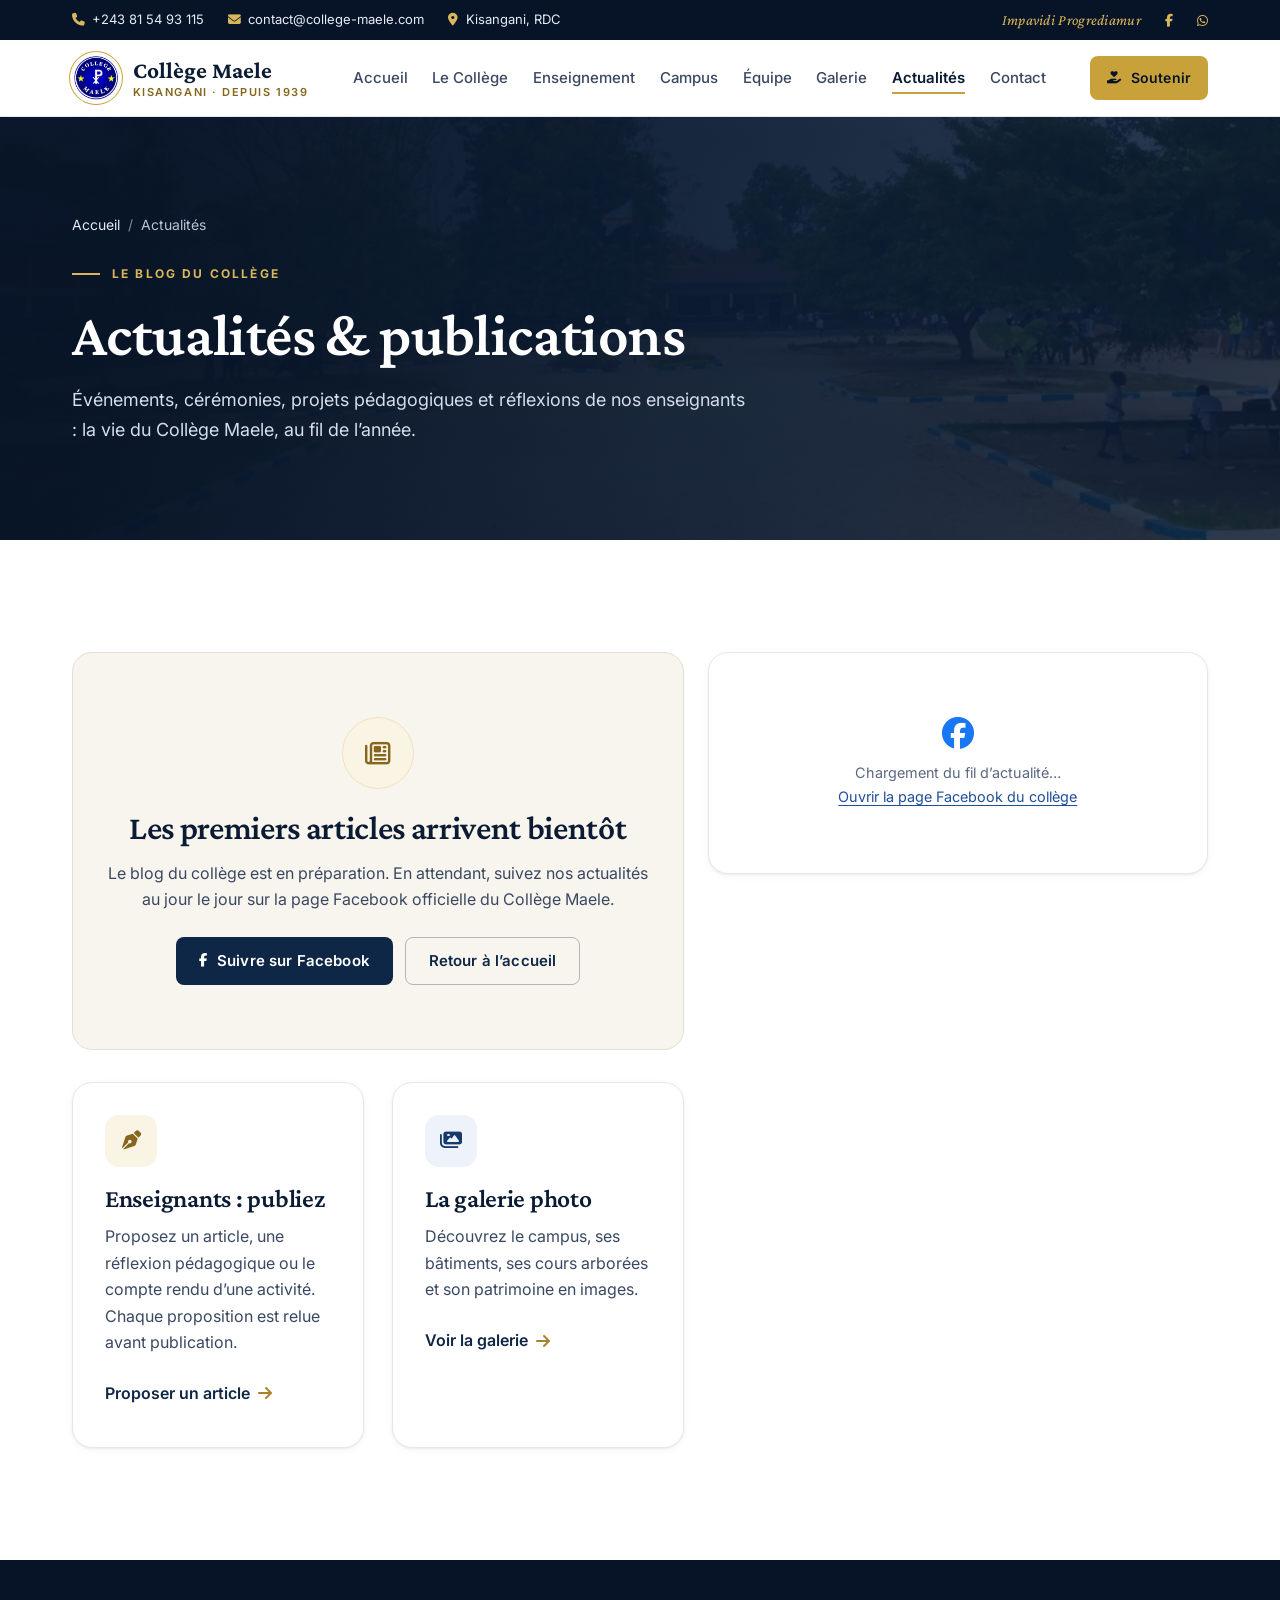
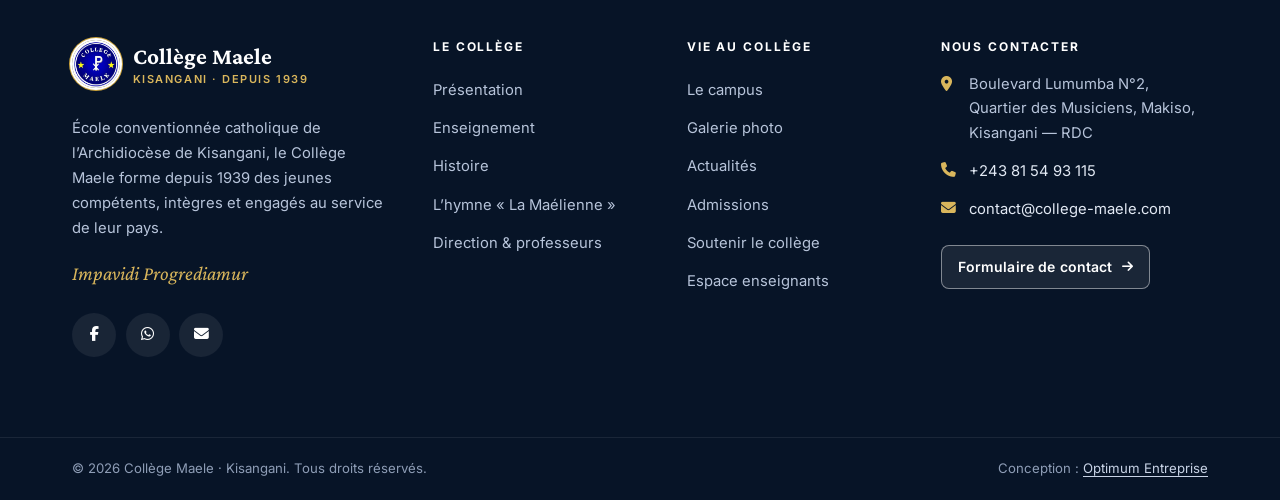
<file: pages/accueil.html>
<!DOCTYPE html>
<html lang="fr" class="no-js" data-root="../">
<head>
  <meta charset="UTF-8">
  <meta name="viewport" content="width=device-width, initial-scale=1">
  <title>Actualités — Collège Maele Kisangani</title>
  <meta name="description" content="Actualités, événements et publications du Collège Maele à Kisangani.">
  <meta name="robots" content="index, follow">
  <meta name="author" content="Collège Maele">
  <meta name="theme-color" content="#0a1b33">
  <link rel="canonical" href="https://www.college-maele.com/pages/accueil.html">
  <meta property="og:type" content="website">
  <meta property="og:locale" content="fr_FR">
  <meta property="og:site_name" content="Collège Maele">
  <meta property="og:title" content="Actualités — Collège Maele Kisangani">
  <meta property="og:description" content="Actualités, événements et publications du Collège Maele à Kisangani.">
  <meta property="og:url" content="https://www.college-maele.com/pages/accueil.html">
  <meta property="og:image" content="https://www.college-maele.com/Images/campus/entree-principale.webp">
  <meta name="twitter:card" content="summary_large_image">
  <link rel="icon" type="image/jpeg" href="../Images/Oiseaux.jpeg">
  <link rel="apple-touch-icon" href="../Images/Oiseaux.jpeg">
  <link rel="preconnect" href="https://fonts.googleapis.com">
  <link rel="preconnect" href="https://fonts.gstatic.com" crossorigin>
  <link rel="stylesheet" href="https://fonts.googleapis.com/css2?family=Crimson+Pro:ital,wght@0,500;0,600;0,700;1,500&family=Inter:wght@400;500;600;700&display=swap">
  <link rel="stylesheet" href="https://cdnjs.cloudflare.com/ajax/libs/font-awesome/6.5.1/css/all.min.css">
  <link rel="stylesheet" href="../assets/css/maele.css?v=20261020">
</head>
<body>
  <a class="skip-link" href="#contenu">Aller au contenu</a>
  <div class="topbar">
    <div class="container">
      <ul class="topbar__list">
        <li><a href="tel:+243815493115"><i class="fa-solid fa-phone" aria-hidden="true"></i>+243 81 54 93 115</a></li>
        <li class="topbar__hide-sm"><a href="mailto:contact@college-maele.com"><i class="fa-solid fa-envelope" aria-hidden="true"></i>contact@college-maele.com</a></li>
        <li class="topbar__hide-sm"><a href="../contact.html#plan"><i class="fa-solid fa-location-dot" aria-hidden="true"></i>Kisangani, RDC</a></li>
      </ul>
      <ul class="topbar__list topbar__hide-sm">
        <li><span class="topbar__motto">Impavidi Progrediamur</span></li>
        <li><a href="https://web.facebook.com/profile.php?id=61594951737384" target="_blank" rel="noopener noreferrer" aria-label="Facebook du Collège Maele (nouvel onglet)"><i class="fa-brands fa-facebook-f" aria-hidden="true"></i></a></li>
        <li><a href="https://wa.me/243815493115" target="_blank" rel="noopener noreferrer" aria-label="WhatsApp du Collège Maele (nouvel onglet)"><i class="fa-brands fa-whatsapp" aria-hidden="true"></i></a></li>
      </ul>
    </div>
  </div>
  <header class="site-header">
    <div class="container">
      <a class="brand" href="../" aria-label="Collège Maele — accueil">
        <img class="brand__logo" src="../Images/Oiseaux.jpeg" alt="" width="48" height="48">
        <span class="brand__text"><span class="brand__name">Collège Maele</span><span class="brand__tagline">Kisangani · depuis 1939</span></span>
      </a>
      <nav class="main-nav" aria-label="Navigation principale">
        <ul>
          <li><a href="../index.html">Accueil</a></li>
          <li><a href="../index.html#college">Le Collège</a></li>
          <li><a href="../index.html#enseignement">Enseignement</a></li>
          <li><a href="../index.html#campus">Campus</a></li>
          <li><a href="../profs.html">Équipe</a></li>
          <li><a href="../galerie.html">Galerie</a></li>
          <li><a href="../pages/accueil.html" aria-current="page">Actualités</a></li>
          <li><a href="../contact.html">Contact</a></li>
        </ul>
      </nav>
      <div class="header-actions">
        <a class="btn btn--gold btn--sm" href="../index.html#soutenir"><i class="fa-solid fa-hand-holding-heart" aria-hidden="true"></i>Soutenir</a>
        <button class="nav-toggle" type="button" aria-expanded="false" aria-controls="drawer"><i class="fa-solid fa-bars" aria-hidden="true"></i><span class="nav-toggle__label">Menu</span></button>
      </div>
    </div>
  </header>

  <div class="drawer" id="drawer" hidden>
    <div class="drawer__backdrop" data-drawer-close></div>
    <div class="drawer__panel" role="dialog" aria-modal="true" aria-label="Menu principal">
      <div class="drawer__head">
        <span class="drawer__title">Collège Maele</span>
        <button class="drawer__close" type="button" data-drawer-close aria-label="Fermer le menu"><i class="fa-solid fa-xmark" aria-hidden="true"></i></button>
      </div>
      <nav aria-label="Navigation mobile">
        <ul>
          <li><a href="../index.html">Accueil<i class="fa-solid fa-chevron-right" aria-hidden="true"></i></a></li>
          <li><a href="../index.html#college">Le Collège<i class="fa-solid fa-chevron-right" aria-hidden="true"></i></a></li>
          <li><a href="../index.html#enseignement">Enseignement<i class="fa-solid fa-chevron-right" aria-hidden="true"></i></a></li>
          <li><a href="../index.html#campus">Campus<i class="fa-solid fa-chevron-right" aria-hidden="true"></i></a></li>
          <li><a href="../profs.html">Équipe<i class="fa-solid fa-chevron-right" aria-hidden="true"></i></a></li>
          <li><a href="../galerie.html">Galerie<i class="fa-solid fa-chevron-right" aria-hidden="true"></i></a></li>
          <li><a href="../pages/accueil.html" aria-current="page">Actualités<i class="fa-solid fa-chevron-right" aria-hidden="true"></i></a></li>
          <li><a href="../contact.html">Contact<i class="fa-solid fa-chevron-right" aria-hidden="true"></i></a></li>
        </ul>
      </nav>
      <div class="drawer__foot">
        <a class="btn btn--gold btn--block" href="../index.html#soutenir"><i class="fa-solid fa-hand-holding-heart" aria-hidden="true"></i>Soutenir le collège</a>
        <a class="drawer__contact" href="tel:+243815493115"><i class="fa-solid fa-phone" aria-hidden="true"></i>+243 81 54 93 115</a>
        <a class="drawer__contact" href="mailto:contact@college-maele.com"><i class="fa-solid fa-envelope" aria-hidden="true"></i>contact@college-maele.com</a>
      </div>
    </div>
  </div>

  <main id="contenu">

    <section class="page-hero">
      <img class="page-hero__bg" src="../Images/campus/md/cour-principale.webp" alt="" width="960" height="432">
      <div class="container">
        <ol class="breadcrumb">
          <li><a href="../">Accueil</a></li>
          <li aria-current="page">Actualités</li>
        </ol>
        <span class="eyebrow">Le blog du collège</span>
        <h1>Actualités &amp; publications</h1>
        <p>Événements, cérémonies, projets pédagogiques et réflexions de nos enseignants : la vie du Collège Maele, au fil de l’année.</p>
      </div>
    </section>

    <section class="section" aria-labelledby="actus-title">
      <div class="container news-grid">
        <div>
          <div class="card card--ivory empty-state reveal">
            <div class="empty-state__icon"><i class="fa-regular fa-newspaper" aria-hidden="true"></i></div>
            <h2 id="actus-title">Les premiers articles arrivent bientôt</h2>
            <p>Le blog du collège est en préparation. En attendant, suivez nos actualités au jour le jour sur la page Facebook officielle du Collège Maele.</p>
            <div class="empty-state__actions">
              <a class="btn btn--primary" href="https://web.facebook.com/profile.php?id=61594951737384" target="_blank" rel="noopener noreferrer"><i class="fa-brands fa-facebook-f" aria-hidden="true"></i>Suivre sur Facebook</a>
              <a class="btn btn--outline" href="../index.html#actualites">Retour à l’accueil</a>
            </div>
          </div>

          <div class="grid grid--2 mt-4">
            <article class="card reveal">
              <span class="icon-badge icon-badge--gold"><i class="fa-solid fa-pen-nib" aria-hidden="true"></i></span>
              <h3>Enseignants : publiez</h3>
              <p>Proposez un article, une réflexion pédagogique ou le compte rendu d’une activité. Chaque proposition est relue avant publication.</p>
              <a class="link-arrow mt-2" href="../recueille.html">Proposer un article <i class="fa-solid fa-arrow-right" aria-hidden="true"></i></a>
            </article>
            <article class="card reveal">
              <span class="icon-badge"><i class="fa-solid fa-images" aria-hidden="true"></i></span>
              <h3>La galerie photo</h3>
              <p>Découvrez le campus, ses bâtiments, ses cours arborées et son patrimoine en images.</p>
              <a class="link-arrow mt-2" href="../galerie.html">Voir la galerie <i class="fa-solid fa-arrow-right" aria-hidden="true"></i></a>
            </article>
          </div>
        </div>

        <div class="fb-frame reveal" data-fb-lazy>
          <div class="fb-page" data-href="https://web.facebook.com/profile.php?id=61594951737384" data-tabs="timeline" data-width="500" data-height="640" data-small-header="false" data-adapt-container-width="true" data-hide-cover="false" data-show-facepile="false">
            <blockquote cite="https://web.facebook.com/profile.php?id=61594951737384" class="fb-xfbml-parse-ignore">
              <div class="fb-placeholder"><i class="fa-brands fa-facebook" aria-hidden="true"></i>Chargement du fil d’actualité…<br><a href="https://web.facebook.com/profile.php?id=61594951737384" target="_blank" rel="noopener noreferrer">Ouvrir la page Facebook du collège</a></div>
            </blockquote>
          </div>
        </div>
      </div>
    </section>
  </main>

  <footer class="site-footer">
    <div class="container site-footer__main">
      <div>
        <a class="brand" href="../" aria-label="Collège Maele — accueil">
        <img class="brand__logo" src="../Images/Oiseaux.jpeg" alt="" width="48" height="48">
        <span class="brand__text"><span class="brand__name">Collège Maele</span><span class="brand__tagline">Kisangani · depuis 1939</span></span>
      </a>
        <p class="footer-about">École conventionnée catholique de l’Archidiocèse de Kisangani, le Collège Maele forme depuis 1939 des jeunes compétents, intègres et engagés au service de leur pays.</p>
        <p class="footer-motto">Impavidi Progrediamur</p>
        <div class="socials">
          <a href="https://web.facebook.com/profile.php?id=61594951737384" target="_blank" rel="noopener noreferrer" aria-label="Facebook du Collège Maele (nouvel onglet)"><i class="fa-brands fa-facebook-f" aria-hidden="true"></i></a>
          <a href="https://wa.me/243815493115" target="_blank" rel="noopener noreferrer" aria-label="WhatsApp du Collège Maele (nouvel onglet)"><i class="fa-brands fa-whatsapp" aria-hidden="true"></i></a>
          <a href="mailto:contact@college-maele.com" aria-label="Écrire au Collège Maele par e-mail"><i class="fa-solid fa-envelope" aria-hidden="true"></i></a>
        </div>
      </div>
      <nav aria-labelledby="f-college">
        <h2 id="f-college">Le Collège</h2>
        <ul class="footer-links">
          <li><a href="../index.html#college">Présentation</a></li>
          <li><a href="../index.html#enseignement">Enseignement</a></li>
          <li><a href="../index.html#histoire">Histoire</a></li>
          <li><a href="../index.html#hymne">L’hymne « La Maélienne »</a></li>
          <li><a href="../profs.html">Direction &amp; professeurs</a></li>
        </ul>
      </nav>
      <nav aria-labelledby="f-vie">
        <h2 id="f-vie">Vie au collège</h2>
        <ul class="footer-links">
          <li><a href="../index.html#campus">Le campus</a></li>
          <li><a href="../galerie.html">Galerie photo</a></li>
          <li><a href="../pages/accueil.html">Actualités</a></li>
          <li><a href="../index.html#admissions">Admissions</a></li>
          <li><a href="../index.html#soutenir">Soutenir le collège</a></li>
          <li><a href="../recueille.html">Espace enseignants</a></li>
        </ul>
      </nav>
      <div>
        <h2>Nous contacter</h2>
        <ul class="footer-contact">
          <li><i class="fa-solid fa-location-dot" aria-hidden="true"></i><address>Boulevard Lumumba N°2, Quartier des Musiciens, Makiso, Kisangani — RDC</address></li>
          <li><i class="fa-solid fa-phone" aria-hidden="true"></i><a href="tel:+243815493115">+243 81 54 93 115</a></li>
          <li><i class="fa-solid fa-envelope" aria-hidden="true"></i><a href="mailto:contact@college-maele.com">contact@college-maele.com</a></li>
        </ul>
        <a class="btn btn--ghost-light btn--sm mt-3" href="../contact.html">Formulaire de contact <i class="fa-solid fa-arrow-right" aria-hidden="true"></i></a>
      </div>
    </div>
    <div class="site-footer__bottom">
      <div class="container">
        <p>© <span data-year>2026</span> Collège Maele · Kisangani. Tous droits réservés.</p>
        <p>Conception : <a href="https://davidwawina.site" target="_blank" rel="noopener noreferrer">Optimum Entreprise</a></p>
      </div>
    </div>
  </footer>

  <button class="to-top" type="button" aria-label="Revenir en haut de la page"><i class="fa-solid fa-arrow-up" aria-hidden="true"></i></button>

  <script src="../assets/js/maele.js?v=20261020"></script>
</body>
</html>
</file>
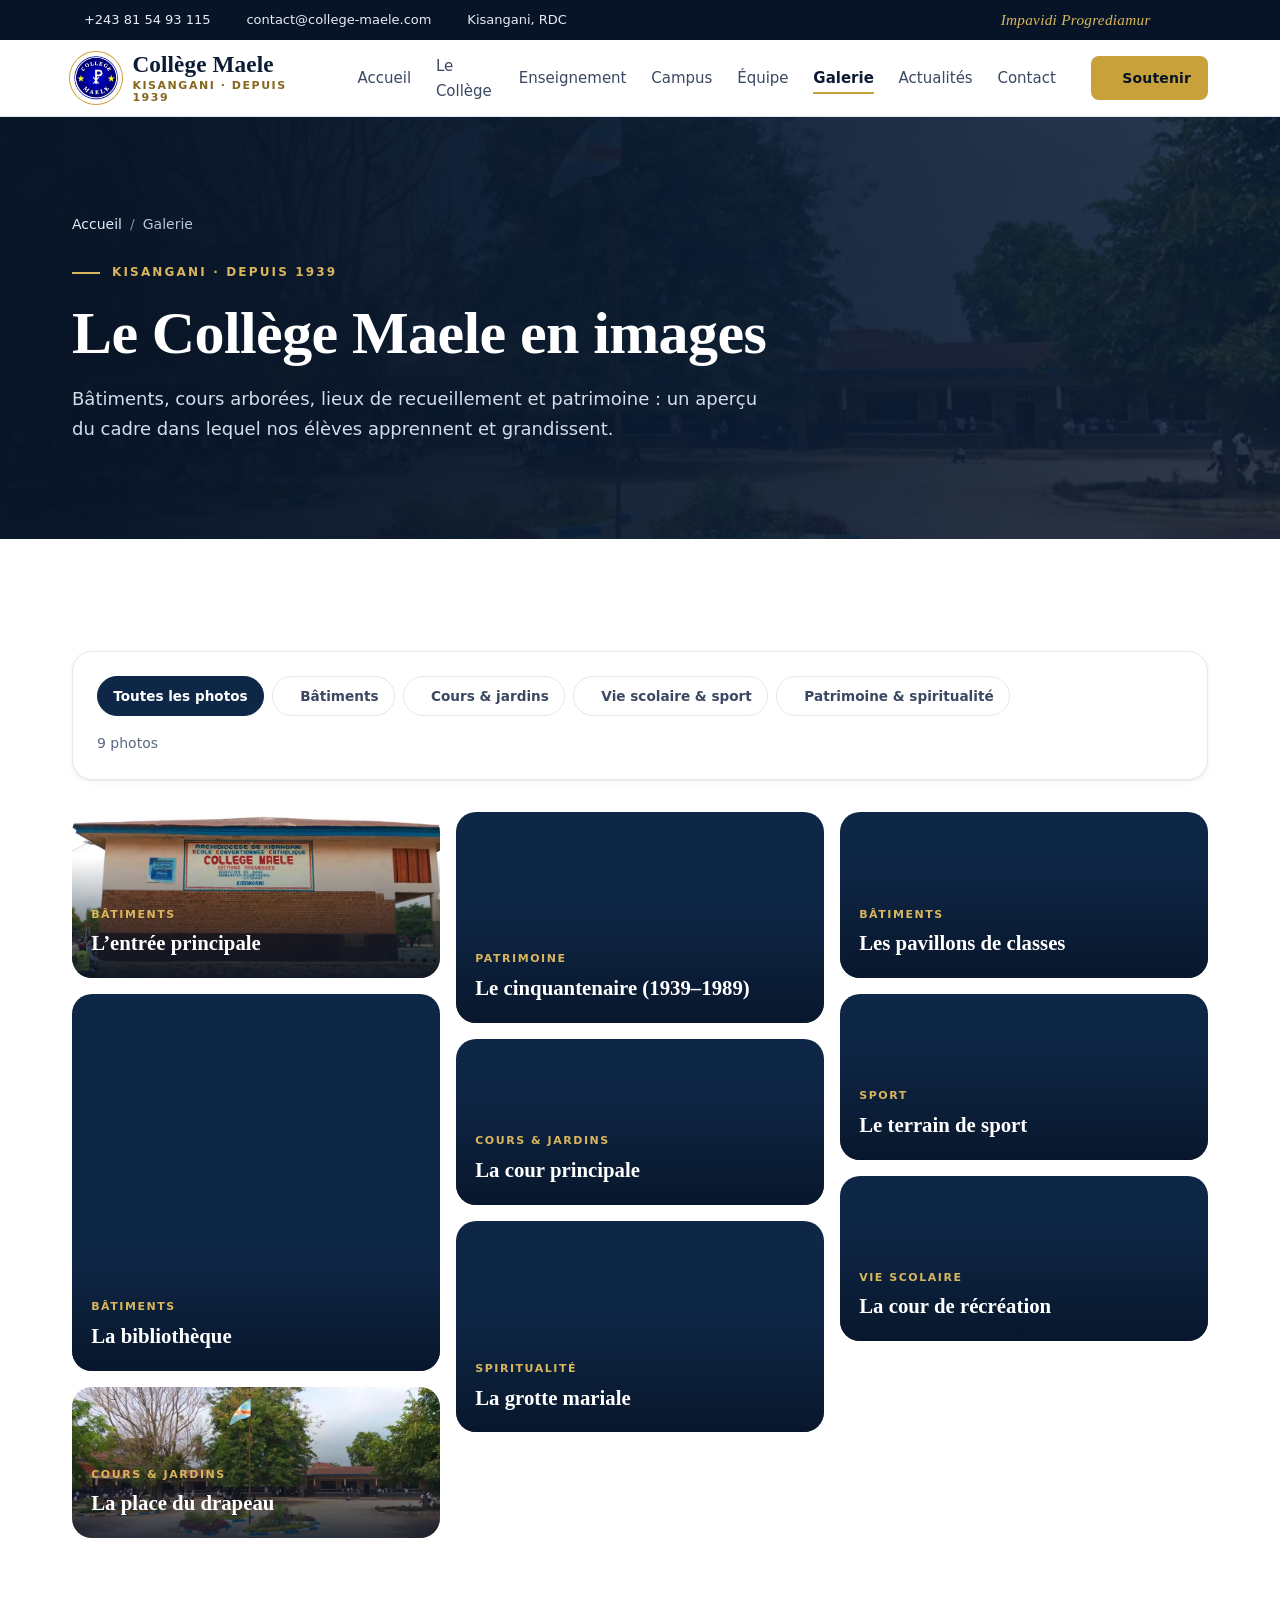
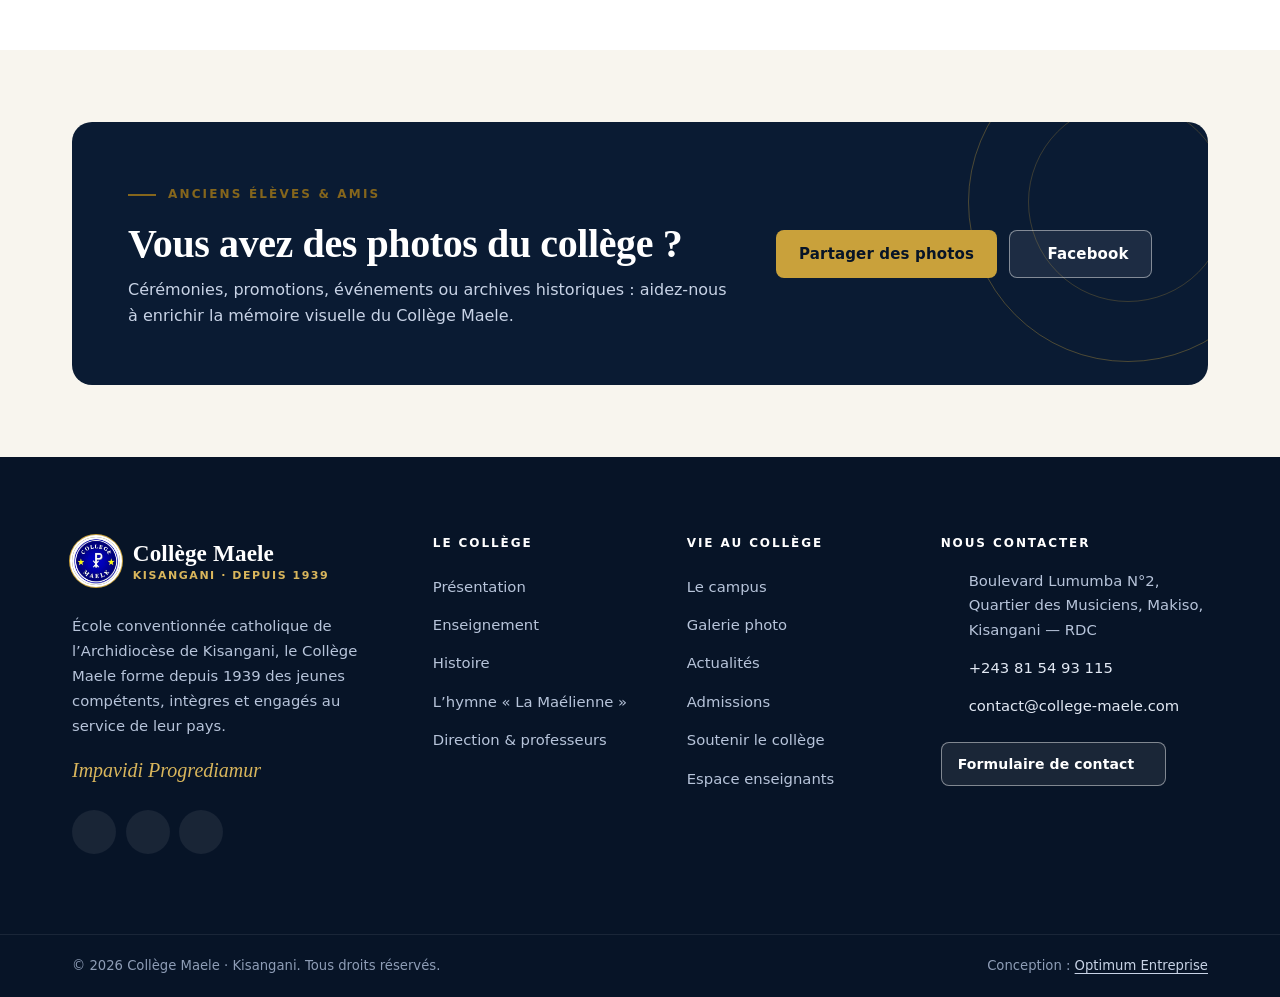
<file: pages/galerie.html>
<!DOCTYPE html>
<html lang="fr">
<head>
  <meta charset="UTF-8">
  <meta name="robots" content="noindex, follow">
  <title>Collège Maele — redirection</title>
  <meta http-equiv="refresh" content="0; url=../galerie.html">
  <link rel="canonical" href="../galerie.html">
</head>
<body>
  <p>Cette page a été déplacée. <a href="../galerie.html">Continuer vers la nouvelle page</a>.</p>
</body>
</html>
</file>
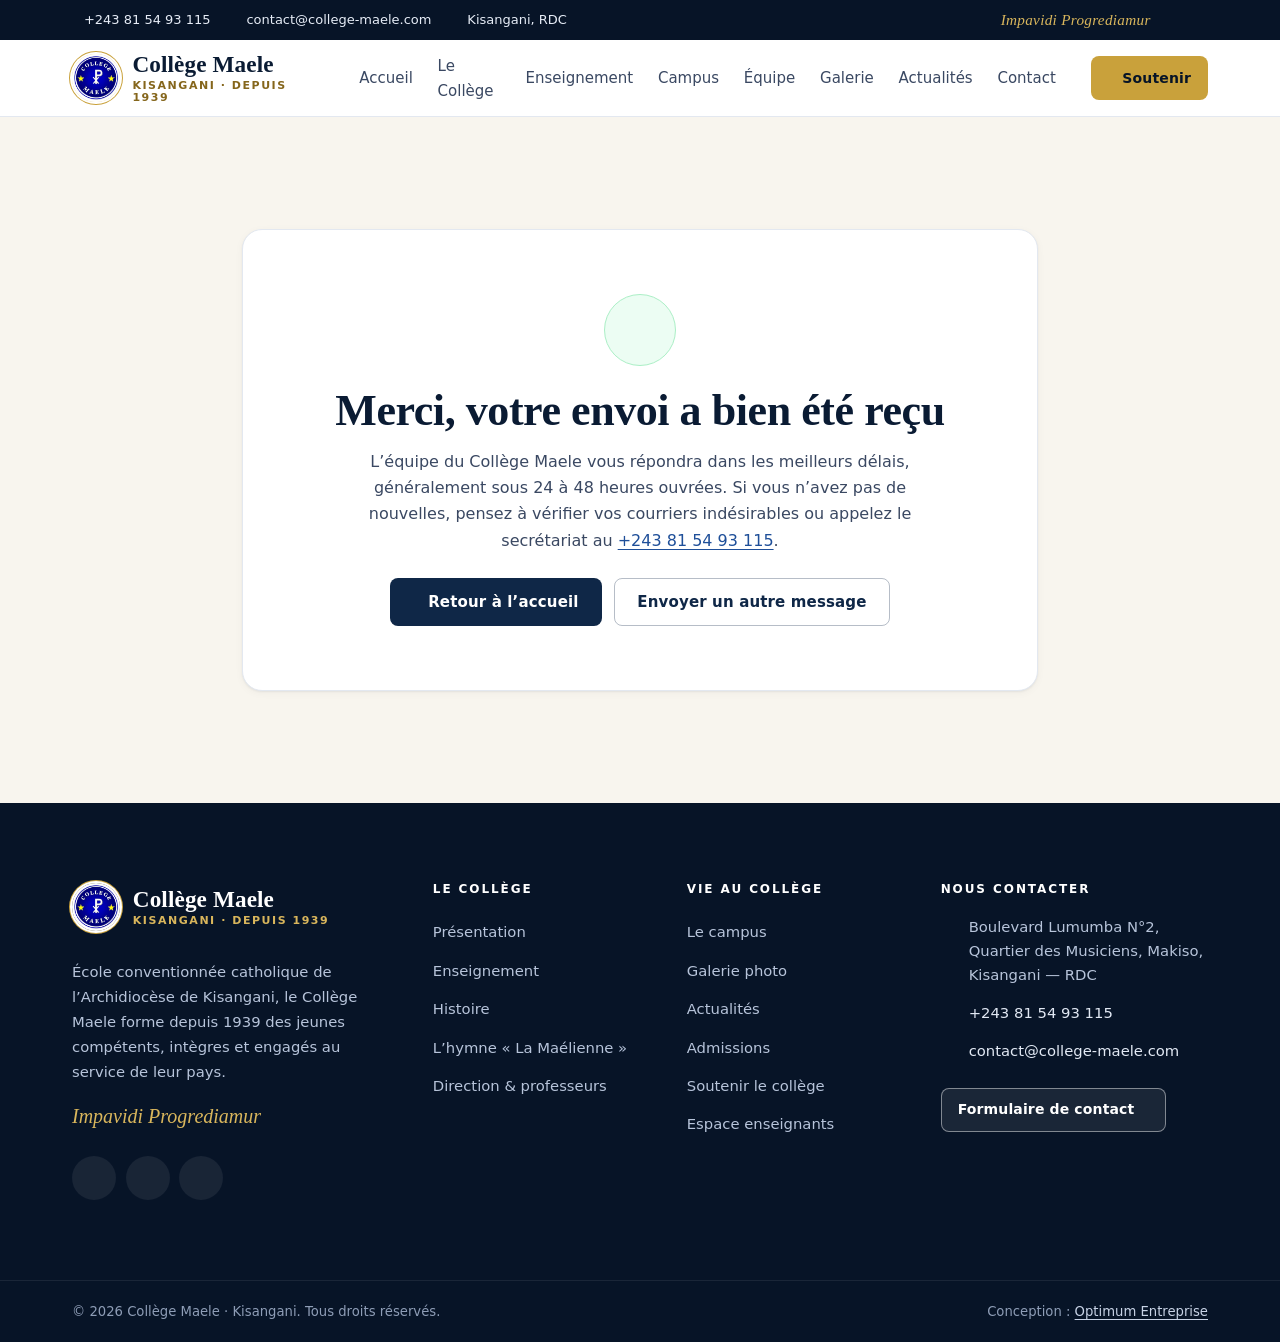
<file: pages/merci.html>
<!DOCTYPE html>
<html lang="fr">
<head>
  <meta charset="UTF-8">
  <meta name="robots" content="noindex, follow">
  <title>Collège Maele — redirection</title>
  <meta http-equiv="refresh" content="0; url=../thanks.html">
  <link rel="canonical" href="../thanks.html">
</head>
<body>
  <p>Cette page a été déplacée. <a href="../thanks.html">Continuer vers la nouvelle page</a>.</p>
</body>
</html>
</file>
<file: assets/css/maele.css>
/* ==========================================================================
   Collège Maele — feuille de style commune
   Identité : bleu marine institutionnel, or patrimonial, ivoire.
   Titres : Crimson Pro · Texte : Inter
   ========================================================================== */

:root {
  color-scheme: light;

  /* Couleurs */
  --navy-950: #071427;
  --navy-900: #0a1b33;
  --navy-800: #0f2747;
  --navy-700: #163a6b;
  --blue-600: #1f4f99;
  --blue-500: #2c64b8;
  --blue-50: #eef3fb;
  --gold-400: #d9b65c;
  --gold-500: #c9a13b;
  --gold-600: #a9822a;
  --gold-700: #85661c; /* texte doré sur fond clair (contraste AA) */
  --gold-50: #faf4e4;
  --ivory: #f8f5ee;
  --paper: #ffffff;
  --ink: #12203a;
  --ink-2: #3a4862;
  --ink-3: #5b6780;
  --line: #e4dfd2;
  --line-cool: #e3e8f0;
  --success: #166534;
  --danger: #b42318;

  /* Typographie */
  --font-serif: "Crimson Pro", Georgia, "Times New Roman", serif;
  --font-sans: "Inter", system-ui, -apple-system, "Segoe UI", Roboto, Arial, sans-serif;

  /* Espacements & formes */
  --container: 1200px;
  --gutter: clamp(1rem, 4vw, 2rem);
  --section-y: clamp(4rem, 9vw, 7rem);
  --radius-sm: .5rem;
  --radius: .875rem;
  --radius-lg: 1.25rem;
  --shadow-sm: 0 1px 2px rgba(10, 27, 51, .06), 0 2px 8px rgba(10, 27, 51, .04);
  --shadow: 0 10px 30px rgba(10, 27, 51, .08);
  --shadow-lg: 0 24px 60px rgba(10, 27, 51, .16);
  --ease: cubic-bezier(.2, .7, .2, 1);
  --header-h: 76px;
}

/* ---------- Base ---------- */
*, *::before, *::after { box-sizing: border-box; }
html { scroll-behavior: smooth; scroll-padding-top: calc(var(--header-h) + 1rem); -webkit-text-size-adjust: 100%; }
body {
  margin: 0;
  font-family: var(--font-sans);
  font-size: 1rem;
  line-height: 1.65;
  color: var(--ink);
  background: var(--paper);
  -webkit-font-smoothing: antialiased;
  text-rendering: optimizeLegibility;
  overflow-x: clip;
}
img, video, iframe { display: block; max-width: 100%; }
img { height: auto; }
a { color: var(--blue-600); text-decoration-thickness: 1px; text-underline-offset: 3px; }
a:hover { color: var(--navy-800); }
button, input, select, textarea { font: inherit; color: inherit; }
button { cursor: pointer; }
h1, h2, h3, h4 { margin: 0; color: var(--navy-900); line-height: 1.15; }
h1, h2, h3 { font-family: var(--font-serif); font-weight: 600; letter-spacing: -.01em; }
p { margin: 0; }
ul, ol { margin: 0; padding: 0; }
address { font-style: normal; }
::selection { background: var(--gold-400); color: var(--navy-950); }

:focus { outline: none; }
:focus-visible { outline: 3px solid var(--gold-500); outline-offset: 3px; border-radius: 4px; }

.sr-only {
  position: absolute !important; width: 1px; height: 1px; padding: 0; margin: -1px;
  overflow: hidden; clip: rect(0, 0, 0, 0); white-space: nowrap; border: 0;
}
.skip-link {
  position: absolute; left: 1rem; top: -100px; z-index: 200;
  background: var(--navy-900); color: #fff; padding: .75rem 1rem; border-radius: var(--radius-sm);
  font-weight: 600; text-decoration: none;
}
.skip-link:focus { top: 1rem; color: #fff; }

.container { width: 100%; max-width: var(--container); margin-inline: auto; padding-inline: var(--gutter); }
.container--narrow { max-width: 860px; }

/* ---------- Barre utilitaire ---------- */
.topbar { background: var(--navy-950); color: #c8d3e6; font-size: .8125rem; }
.topbar .container { display: flex; align-items: center; justify-content: space-between; gap: 1rem; min-height: 40px; }
.topbar__list { display: flex; flex-wrap: wrap; align-items: center; gap: .25rem 1.5rem; list-style: none; }
.topbar a { color: #e6ecf6; text-decoration: none; display: inline-flex; align-items: center; gap: .45rem; min-height: 40px; }
.topbar a:hover { color: var(--gold-400); }
.topbar i { color: var(--gold-400); font-size: .8rem; }
.topbar__motto { font-family: var(--font-serif); font-style: italic; letter-spacing: .02em; color: var(--gold-400); font-size: .95rem; }
@media (max-width: 767px) {
  .topbar__hide-sm { display: none !important; }
  .topbar .container { justify-content: center; }
}

/* ---------- En-tête ---------- */
.site-header {
  position: sticky; top: 0; z-index: 100;
  background: rgba(255, 255, 255, .96);
  backdrop-filter: saturate(1.4) blur(10px);
  -webkit-backdrop-filter: saturate(1.4) blur(10px);
  border-bottom: 1px solid var(--line-cool);
  transition: box-shadow .25s var(--ease);
}
.site-header.is-scrolled { box-shadow: 0 6px 24px rgba(10, 27, 51, .08); }
.site-header .container { display: flex; align-items: center; justify-content: space-between; gap: 1.5rem; min-height: var(--header-h); }

.brand { display: inline-flex; align-items: center; gap: .8rem; text-decoration: none; color: var(--navy-900); }
.brand:hover { color: var(--navy-900); }
.brand__logo { width: 48px; height: 48px; border-radius: 50%; object-fit: cover; box-shadow: 0 0 0 2px #fff, 0 0 0 3px var(--gold-500); }
.brand__text { display: flex; flex-direction: column; line-height: 1.1; }
.brand__name { font-family: var(--font-serif); font-weight: 700; font-size: 1.45rem; letter-spacing: .005em; }
.brand__tagline { font-size: .6875rem; font-weight: 600; letter-spacing: .14em; text-transform: uppercase; color: var(--gold-700); margin-top: .2rem; }

.main-nav { display: none; }
.main-nav ul { display: flex; align-items: center; gap: .15rem; list-style: none; }
.main-nav a {
  position: relative; display: inline-flex; align-items: center; min-height: 44px; padding: 0 .7rem;
  color: var(--ink-2); font-size: .9375rem; font-weight: 500; text-decoration: none; border-radius: var(--radius-sm);
  transition: color .2s var(--ease);
}
.main-nav a::after {
  content: ""; position: absolute; left: .7rem; right: .7rem; bottom: 6px; height: 2px;
  background: var(--gold-500); transform: scaleX(0); transform-origin: left; transition: transform .25s var(--ease);
}
.main-nav a:hover { color: var(--navy-900); }
.main-nav a:hover::after, .main-nav a[aria-current="page"]::after { transform: scaleX(1); }
.main-nav a[aria-current="page"] { color: var(--navy-900); font-weight: 600; }
.header-actions { display: flex; align-items: center; gap: .5rem; }
.header-actions .btn { display: none; }

.nav-toggle {
  display: inline-flex; align-items: center; justify-content: center; gap: .5rem;
  min-width: 44px; min-height: 44px; padding: 0 .85rem; border: 1px solid var(--line-cool); border-radius: var(--radius-sm);
  background: #fff; color: var(--navy-900); font-weight: 600; font-size: .875rem;
}
.nav-toggle:hover { border-color: var(--navy-700); }

@media (min-width: 1100px) {
  .main-nav { display: block; }
  .nav-toggle { display: none; }
  .header-actions .btn { display: inline-flex; }
}
@media (max-width: 420px) {
  .brand__logo { width: 42px; height: 42px; }
  .brand__name { font-size: 1.25rem; }
  .brand__tagline { font-size: .625rem; letter-spacing: .1em; }
  .nav-toggle__label { display: none; }
}

/* Tiroir mobile */
.drawer { position: fixed; inset: 0; z-index: 150; visibility: hidden; }
.drawer.is-open { visibility: visible; }
.drawer__backdrop { position: absolute; inset: 0; background: rgba(7, 20, 39, .55); opacity: 0; transition: opacity .3s var(--ease); }
.drawer.is-open .drawer__backdrop { opacity: 1; }
.drawer__panel {
  position: absolute; top: 0; right: 0; height: 100%; width: min(360px, 88vw);
  background: var(--navy-900); color: #fff; display: flex; flex-direction: column;
  transform: translateX(100%); transition: transform .32s var(--ease); overflow-y: auto;
}
.drawer.is-open .drawer__panel { transform: translateX(0); }
.drawer__head { display: flex; align-items: center; justify-content: space-between; padding: 1rem 1.25rem; border-bottom: 1px solid rgba(255,255,255,.1); }
.drawer__title { font-family: var(--font-serif); font-size: 1.35rem; font-weight: 600; }
.drawer__close { width: 44px; height: 44px; border-radius: 50%; border: 1px solid rgba(255,255,255,.2); background: transparent; color: #fff; font-size: 1.1rem; }
.drawer__close:hover { background: rgba(255,255,255,.08); }
.drawer nav ul { list-style: none; padding: .75rem 0; }
.drawer nav a {
  display: flex; align-items: center; justify-content: space-between; min-height: 52px; padding: 0 1.5rem;
  color: #e8eef8; text-decoration: none; font-size: 1.05rem; font-weight: 500; border-left: 3px solid transparent;
}
.drawer nav a:hover, .drawer nav a[aria-current="page"] { background: rgba(255,255,255,.05); border-left-color: var(--gold-500); color: #fff; }
.drawer nav a i { color: var(--gold-400); font-size: .8rem; }
.drawer__foot { margin-top: auto; padding: 1.25rem 1.5rem 1.75rem; border-top: 1px solid rgba(255,255,255,.1); display: grid; gap: .75rem; }
.drawer__foot a.drawer__contact { color: #c8d3e6; text-decoration: none; display: flex; gap: .6rem; align-items: center; font-size: .9rem; min-height: 40px; }
.drawer__foot a.drawer__contact i { color: var(--gold-400); width: 1rem; }
body.no-scroll { overflow: hidden; }

/* ---------- Boutons ---------- */
.btn {
  display: inline-flex; align-items: center; justify-content: center; gap: .6rem;
  min-height: 48px; padding: .75rem 1.4rem; border-radius: var(--radius-sm); border: 1px solid transparent;
  font-family: var(--font-sans); font-size: .9375rem; font-weight: 600; line-height: 1.2; letter-spacing: .01em;
  text-decoration: none; white-space: nowrap; cursor: pointer;
  transition: background-color .2s var(--ease), color .2s var(--ease), border-color .2s var(--ease), box-shadow .2s var(--ease), transform .2s var(--ease);
}
.btn:active { transform: translateY(1px); }
.btn i { font-size: .9em; }
.btn--primary { background: var(--navy-800); color: #fff; }
.btn--primary:hover { background: var(--navy-950); color: #fff; box-shadow: 0 8px 20px rgba(10, 27, 51, .22); }
.btn--gold { background: var(--gold-500); color: var(--navy-950); }
.btn--gold:hover { background: var(--gold-400); color: var(--navy-950); box-shadow: 0 8px 20px rgba(169, 130, 42, .3); }
.btn--outline { background: transparent; color: var(--navy-800); border-color: rgba(15, 39, 71, .3); }
.btn--outline:hover { border-color: var(--navy-800); background: var(--navy-800); color: #fff; }
.btn--light { background: #fff; color: var(--navy-900); }
.btn--light:hover { background: var(--gold-50); color: var(--navy-900); }
.btn--ghost-light { background: rgba(255,255,255,.08); color: #fff; border-color: rgba(255,255,255,.45); }
.btn--ghost-light:hover { background: #fff; color: var(--navy-900); }
.btn--sm { min-height: 44px; padding: .55rem 1rem; font-size: .875rem; }
.btn--block { width: 100%; }
.btn[disabled] { opacity: .65; cursor: wait; }

.link-arrow {
  display: inline-flex; align-items: center; gap: .5rem; min-height: 44px;
  font-weight: 600; color: var(--navy-800); text-decoration: none;
}
.link-arrow i { transition: transform .2s var(--ease); color: var(--gold-600); }
.link-arrow:hover { color: var(--blue-600); }
.link-arrow:hover i { transform: translateX(4px); }

/* ---------- Sections ---------- */
.section { padding-block: var(--section-y); position: relative; }
.section--ivory { background: var(--ivory); }
.section--cool { background: #f4f7fb; }
.section--navy { background: var(--navy-900); color: #d7e0ee; }
.section--navy h2, .section--navy h3 { color: #fff; }
.section--tight { padding-block: clamp(3rem, 6vw, 4.5rem); }

.eyebrow {
  display: inline-flex; align-items: center; gap: .75rem;
  font-size: .75rem; font-weight: 700; letter-spacing: .18em; text-transform: uppercase; color: var(--gold-700);
}
.eyebrow::before { content: ""; width: 28px; height: 2px; background: currentColor; }
.section--navy .eyebrow, .hero .eyebrow, .page-hero .eyebrow { color: var(--gold-400); }

.section-head { max-width: 760px; margin-bottom: clamp(2.25rem, 5vw, 3.5rem); }
.section-head--center { margin-inline: auto; text-align: center; }
.section-head--center .eyebrow::after { content: ""; width: 28px; height: 2px; background: currentColor; }
.section-head h2 { margin-top: .9rem; font-size: clamp(2rem, 4.2vw, 3rem); }
.section-head p { margin-top: 1rem; font-size: 1.0625rem; color: var(--ink-2); max-width: 65ch; }
.section-head--center p { margin-inline: auto; }
.section--navy .section-head p { color: #c8d3e6; }
.section-head--split { display: flex; flex-wrap: wrap; align-items: flex-end; justify-content: space-between; gap: 1.5rem; max-width: none; }
.section-head--split > div { max-width: 700px; }

.lead { font-size: clamp(1.0625rem, 1.6vw, 1.1875rem); color: var(--ink-2); line-height: 1.7; }
.prose p + p { margin-top: 1rem; }
.prose { color: var(--ink-2); }

.divider-ornament { display: flex; align-items: center; justify-content: center; gap: .75rem; color: var(--gold-500); }
.divider-ornament::before, .divider-ornament::after { content: ""; width: 48px; height: 1px; background: currentColor; opacity: .7; }

/* ---------- Héros (accueil) ---------- */
.hero {
  position: relative; isolation: isolate; color: #fff; overflow: hidden;
  min-height: clamp(560px, 88vh, 860px); display: flex; align-items: center;
  background: var(--navy-950);
}
.hero__slides { position: absolute; inset: 0; z-index: -2; }
.hero__slide {
  position: absolute; inset: 0; width: 100%; height: 100%; object-fit: cover;
  opacity: 0; transform: scale(1.06); transition: opacity 1.4s ease, transform 8s linear;
}
.hero__slide.is-active { opacity: 1; transform: scale(1); }
.hero::before {
  content: ""; position: absolute; inset: 0; z-index: -1;
  background:
    linear-gradient(90deg, rgba(7, 20, 39, .92) 0%, rgba(7, 20, 39, .72) 45%, rgba(7, 20, 39, .25) 100%),
    linear-gradient(0deg, rgba(7, 20, 39, .65) 0%, transparent 40%);
}
.hero .container { padding-block: 6rem 9rem; }
.hero__content { max-width: 720px; }
.hero h1 { margin-top: 1.25rem; color: #fff; font-size: clamp(2.6rem, 6.5vw, 4.75rem); line-height: 1.04; font-weight: 600; }
.hero h1 em { font-style: italic; color: var(--gold-400); font-weight: 500; }
.hero__lead { margin-top: 1.5rem; max-width: 58ch; font-size: clamp(1.05rem, 1.8vw, 1.25rem); color: #dbe4f2; }
.hero__actions { margin-top: 2.25rem; display: flex; flex-wrap: wrap; gap: .85rem; }
.hero__controls {
  position: absolute; right: var(--gutter); bottom: 7.5rem; display: flex; align-items: center; gap: .5rem; z-index: 2;
}
.hero__dot { width: 34px; height: 44px; padding: 0; border: 0; background: transparent; display: inline-flex; align-items: center; }
.hero__dot span { display: block; width: 100%; height: 3px; border-radius: 3px; background: rgba(255,255,255,.35); transition: background .3s; }
.hero__dot[aria-current="true"] span { background: var(--gold-400); }
.hero__pause {
  width: 44px; height: 44px; border-radius: 50%; border: 1px solid rgba(255,255,255,.4); background: rgba(7,20,39,.35);
  color: #fff; display: inline-flex; align-items: center; justify-content: center; margin-left: .35rem;
}
.hero__pause:hover { background: rgba(255,255,255,.15); }

.quicklinks { position: relative; z-index: 3; margin-top: -4.5rem; }
.quicklinks__grid {
  display: grid; grid-template-columns: 1fr; background: #fff; border-radius: var(--radius-lg);
  box-shadow: var(--shadow-lg); overflow: hidden; border: 1px solid var(--line-cool);
}
.quicklink {
  display: flex; align-items: flex-start; gap: 1rem; padding: 1.4rem 1.5rem; text-decoration: none; color: var(--ink);
  border-bottom: 1px solid var(--line-cool); transition: background-color .2s var(--ease);
}
.quicklink:last-child { border-bottom: 0; }
.quicklink:hover { background: var(--ivory); color: var(--ink); }
.quicklink__icon {
  flex: none; width: 46px; height: 46px; border-radius: 50%; display: grid; place-items: center;
  background: var(--gold-50); color: var(--gold-700); border: 1px solid #efe2bd; font-size: 1.05rem;
}
.quicklink strong { display: block; font-family: var(--font-serif); font-size: 1.25rem; color: var(--navy-900); font-weight: 600; line-height: 1.2; }
.quicklink strong + span { display: block; margin-top: .2rem; font-size: .875rem; color: var(--ink-3); }
@media (min-width: 640px) { .quicklinks__grid { grid-template-columns: repeat(2, 1fr); } .quicklink:nth-child(odd) { border-right: 1px solid var(--line-cool); } .quicklink:nth-last-child(-n+2) { border-bottom: 0; } }
@media (min-width: 1024px) {
  .quicklinks__grid { grid-template-columns: repeat(4, 1fr); }
  .quicklink { border-bottom: 0; border-right: 1px solid var(--line-cool); }
  .quicklink:last-child { border-right: 0; }
}
@media (max-width: 767px) {
  .hero .container { padding-block: 4.5rem 8rem; }
  .hero::before { background: linear-gradient(180deg, rgba(7,20,39,.7) 0%, rgba(7,20,39,.85) 100%); }
  .hero__controls { left: var(--gutter); right: auto; bottom: 5.5rem; }
}

/* ---------- En-tête de page (pages intérieures) ---------- */
.page-hero {
  position: relative; isolation: isolate; overflow: hidden; color: #fff; background: var(--navy-900);
  padding-block: clamp(3.5rem, 8vw, 6rem);
}
.page-hero__bg { position: absolute; inset: 0; z-index: -2; width: 100%; height: 100%; object-fit: cover; opacity: .35; }
.page-hero::before {
  content: ""; position: absolute; inset: 0; z-index: -1;
  background: linear-gradient(100deg, rgba(7, 20, 39, .96) 10%, rgba(10, 27, 51, .78) 60%, rgba(10, 27, 51, .55));
}
.page-hero h1 { margin-top: 1rem; color: #fff; font-size: clamp(2.3rem, 5.2vw, 3.75rem); }
.page-hero p { margin-top: 1rem; max-width: 62ch; color: #d3ddec; font-size: 1.125rem; }
.breadcrumb { display: flex; flex-wrap: wrap; gap: .5rem; list-style: none; font-size: .875rem; color: #b7c4da; margin-bottom: 1.25rem; }
.breadcrumb a { color: #e3eaf5; text-decoration: none; }
.breadcrumb a:hover { color: var(--gold-400); text-decoration: underline; }
.breadcrumb li + li::before { content: "/"; margin-right: .5rem; color: #7d8ca6; }

/* ---------- Grilles utilitaires ---------- */
.grid { display: grid; gap: clamp(1rem, 2.5vw, 1.75rem); }
@media (min-width: 640px) { .grid--2 { grid-template-columns: repeat(2, 1fr); } }
@media (min-width: 768px) { .grid--3 { grid-template-columns: repeat(3, 1fr); } }
@media (min-width: 640px) and (max-width: 767px) { .grid--3 { grid-template-columns: repeat(2, 1fr); } }
@media (min-width: 640px) { .grid--4 { grid-template-columns: repeat(2, 1fr); } }
@media (min-width: 1024px) { .grid--4 { grid-template-columns: repeat(4, 1fr); } }

.split { display: grid; gap: clamp(2rem, 5vw, 4.5rem); align-items: center; }
@media (min-width: 960px) {
  .split { grid-template-columns: 1fr 1fr; }
  .split--wide-left { grid-template-columns: 1.15fr .85fr; }
  .split--wide-right { grid-template-columns: .9fr 1.1fr; }
}

/* ---------- Présentation (À propos) ---------- */
.about-media { position: relative; }
.about-media__main { border-radius: var(--radius-lg); overflow: hidden; box-shadow: var(--shadow); aspect-ratio: 4 / 3.4; }
.about-media__main img { width: 100%; height: 100%; object-fit: cover; }
.about-media__inset {
  position: absolute; right: -1rem; bottom: -2rem; width: 46%; border-radius: var(--radius); overflow: hidden;
  border: 6px solid #fff; box-shadow: var(--shadow-lg); aspect-ratio: 16 / 10;
}
.about-media__inset img { width: 100%; height: 100%; object-fit: cover; }
.about-media__badge {
  position: absolute; left: 1.25rem; top: 1.25rem; background: rgba(7, 20, 39, .88); color: #fff;
  border-radius: var(--radius); padding: .9rem 1.1rem; backdrop-filter: blur(6px); max-width: 15rem;
}
.about-media__badge strong { display: block; font-family: var(--font-serif); font-size: 1.6rem; color: var(--gold-400); line-height: 1; font-weight: 600; }
.about-media__badge span { display: block; margin-top: .35rem; font-size: .8125rem; color: #d3ddec; line-height: 1.4; }
@media (max-width: 640px) { .about-media__inset { right: .5rem; bottom: -1.5rem; width: 52%; border-width: 4px; } }

.signature { margin-top: 2rem; padding-top: 1.5rem; border-top: 1px solid var(--line); display: flex; align-items: center; gap: 1rem; }
.signature__mark { width: 52px; height: 52px; border-radius: 50%; display: grid; place-items: center; background: var(--navy-900); color: var(--gold-400); font-family: var(--font-serif); font-size: 1.4rem; font-weight: 700; flex: none; }
.signature strong { display: block; color: var(--navy-900); font-family: var(--font-serif); font-size: 1.2rem; font-weight: 600; }
.signature span { font-size: .875rem; color: var(--ink-3); }

/* ---------- Valeurs ---------- */
.values { display: grid; gap: 1px; background: var(--line); border: 1px solid var(--line); border-radius: var(--radius-lg); overflow: hidden; }
@media (min-width: 640px) { .values { grid-template-columns: repeat(2, 1fr); } }
@media (min-width: 1024px) { .values { grid-template-columns: repeat(4, 1fr); } }
.value { background: #fff; padding: clamp(1.5rem, 3vw, 2.25rem); transition: background-color .25s var(--ease); }
.value:hover { background: var(--ivory); }
.value__icon { width: 52px; height: 52px; border-radius: 50%; display: grid; place-items: center; background: var(--navy-900); color: var(--gold-400); font-size: 1.15rem; }
.value h3 { margin-top: 1.25rem; font-size: 1.5rem; }
.value p { margin-top: .6rem; color: var(--ink-2); font-size: .95rem; }

/* ---------- Parcours / Enseignement ---------- */
.program {
  position: relative; display: flex; flex-direction: column; height: 100%; background: #fff; border: 1px solid var(--line-cool);
  border-radius: var(--radius-lg); padding: clamp(1.5rem, 3vw, 2.25rem); box-shadow: var(--shadow-sm); overflow: hidden;
  transition: transform .25s var(--ease), box-shadow .25s var(--ease), border-color .25s var(--ease);
}
.program::before { content: ""; position: absolute; left: 0; top: 0; right: 0; height: 4px; background: linear-gradient(90deg, var(--navy-700), var(--gold-500)); }
.program:hover { transform: translateY(-4px); box-shadow: var(--shadow); border-color: #d3dceb; }
.program__num { font-family: var(--font-serif); font-size: 1rem; font-weight: 600; color: var(--gold-700); letter-spacing: .08em; }
.program__icon { margin-top: 1rem; width: 56px; height: 56px; border-radius: var(--radius); display: grid; place-items: center; background: var(--blue-50); color: var(--navy-700); font-size: 1.35rem; }
.program h3 { margin-top: 1.25rem; font-size: 1.75rem; }
.program > p { margin-top: .75rem; color: var(--ink-2); }
.program ul { margin-top: 1.25rem; padding-top: 1.25rem; border-top: 1px solid var(--line-cool); list-style: none; display: grid; gap: .55rem; }
.program li { display: flex; gap: .65rem; align-items: baseline; color: var(--ink-2); font-size: .95rem; }
.program li i { color: var(--gold-600); font-size: .7rem; transform: translateY(-1px); }

.pedagogy { margin-top: clamp(2rem, 4vw, 3rem); display: grid; gap: 1rem; }
@media (min-width: 768px) { .pedagogy { grid-template-columns: repeat(3, 1fr); } }
.pedagogy__item { display: flex; gap: 1rem; align-items: flex-start; padding: 1.25rem; border-radius: var(--radius); background: var(--ivory); }
.pedagogy__item i { flex: none; color: var(--gold-700); font-size: 1.15rem; margin-top: .2rem; }
.pedagogy__item strong { display: block; color: var(--navy-900); }
.pedagogy__item span { display: block; color: var(--ink-2); font-size: .9rem; margin-top: .15rem; }

/* ---------- Campus (bento) ---------- */
.campus-grid { display: grid; gap: 1rem; grid-template-columns: 1fr; }
@media (max-width: 639px) {
  .campus-grid {
    display: flex; overflow-x: auto; scroll-snap-type: x mandatory; gap: .75rem;
    margin-inline: calc(-1 * var(--gutter)); padding: 0 var(--gutter) .75rem; scroll-padding-inline: var(--gutter);
    scrollbar-width: thin;
  }
  .campus-grid .campus-tile { flex: 0 0 84%; scroll-snap-align: start; min-height: 340px; }
  .campus-hint { display: flex !important; }
}
.campus-hint { display: none; align-items: center; gap: .5rem; margin-top: .5rem; font-size: .825rem; color: var(--ink-3); }
@media (min-width: 640px) { .campus-grid { grid-template-columns: repeat(2, 1fr); } }
@media (min-width: 1024px) {
  .campus-grid { grid-template-columns: repeat(4, 1fr); grid-auto-rows: 250px; grid-auto-flow: dense; }
  .campus-tile--xl { grid-column: span 2; grid-row: span 2; }
  .campus-tile--wide { grid-column: span 2; }
  .campus-tile--tall { grid-row: span 2; }
  .campus-grid .campus-tile { min-height: 0; }
}
.campus-tile {
  position: relative; display: block; width: 100%; padding: 0; border: 0; text-align: left; cursor: zoom-in;
  border-radius: var(--radius-lg); overflow: hidden; background: var(--navy-800); min-height: 260px; color: #fff;
  isolation: isolate;
}
.campus-tile img { position: absolute; inset: 0; width: 100%; height: 100%; object-fit: cover; z-index: -2; transition: transform .7s var(--ease); }
.campus-tile::before { content: ""; position: absolute; inset: 0; z-index: -1; background: linear-gradient(180deg, rgba(7,20,39,0) 35%, rgba(7,20,39,.88) 100%); transition: background .3s var(--ease); }
.campus-tile:hover img, .campus-tile:focus-visible img { transform: scale(1.05); }
.campus-tile__body { position: absolute; left: 0; right: 0; bottom: 0; padding: 1.4rem 1.5rem; }
.campus-tile__tag { display: inline-block; font-size: .6875rem; font-weight: 700; letter-spacing: .14em; text-transform: uppercase; color: var(--gold-400); }
.campus-tile h3 { margin-top: .3rem; color: #fff; font-size: 1.5rem; line-height: 1.15; }
.campus-tile--xl h3 { font-size: clamp(1.6rem, 2.6vw, 2.2rem); }
.campus-tile p { margin-top: .4rem; color: #dbe4f2; font-size: .9rem; line-height: 1.5; max-width: 52ch; }
.campus-tile__zoom {
  position: absolute; top: 1rem; right: 1rem; width: 40px; height: 40px; border-radius: 50%; display: grid; place-items: center;
  background: rgba(255,255,255,.15); border: 1px solid rgba(255,255,255,.35); backdrop-filter: blur(6px); font-size: .85rem;
  opacity: 0; transform: translateY(-4px); transition: opacity .25s var(--ease), transform .25s var(--ease);
}
.campus-tile:hover .campus-tile__zoom, .campus-tile:focus-visible .campus-tile__zoom { opacity: 1; transform: none; }
@media (hover: none) { .campus-tile__zoom { opacity: 1; transform: none; } }

.facilities { margin-top: clamp(2rem, 4vw, 3rem); display: grid; gap: 1rem; grid-template-columns: repeat(2, 1fr); }
@media (min-width: 900px) { .facilities { grid-template-columns: repeat(4, 1fr); } }
.facility { display: flex; align-items: center; gap: .85rem; padding: 1rem 1.1rem; background: #fff; border: 1px solid var(--line); border-radius: var(--radius); }
.facility i { flex: none; width: 40px; height: 40px; border-radius: 50%; display: grid; place-items: center; background: var(--gold-50); color: var(--gold-700); }
.facility span { font-weight: 600; color: var(--navy-900); font-size: .925rem; line-height: 1.3; }

/* ---------- Histoire ---------- */
.heritage { display: grid; gap: clamp(2rem, 5vw, 4rem); align-items: start; }
@media (min-width: 960px) { .heritage { grid-template-columns: .9fr 1.1fr; } }
.heritage__figure { position: sticky; top: calc(var(--header-h) + 2rem); }
.heritage__figure figure { margin: 0; border-radius: var(--radius-lg); overflow: hidden; box-shadow: var(--shadow-lg); background: var(--navy-800); }
.heritage__figure img { width: 100%; aspect-ratio: 16 / 10; object-fit: cover; }
.heritage__figure figcaption { padding: 1.25rem 1.4rem; color: #d3ddec; font-size: .9rem; }
.heritage__figure figcaption strong { display: block; font-family: var(--font-serif); font-size: 1.3rem; color: #fff; font-weight: 600; margin-bottom: .25rem; }
.heritage__motto { margin-top: 1.25rem; padding: 1.4rem 1.5rem; border-radius: var(--radius-lg); border: 1px solid rgba(201,161,59,.4); background: rgba(201,161,59,.08); }
.heritage__motto p { font-family: var(--font-serif); font-style: italic; font-size: 1.6rem; color: var(--gold-400); line-height: 1.2; }
.heritage__motto span { display: block; margin-top: .35rem; font-size: .875rem; color: #c8d3e6; }
@media (max-width: 959px) { .heritage__figure { position: static; } }

.timeline { list-style: none; position: relative; padding-left: 2.25rem; }
.timeline::before { content: ""; position: absolute; left: .55rem; top: .6rem; bottom: .6rem; width: 2px; background: linear-gradient(var(--gold-500), rgba(201,161,59,.15)); }
.timeline__item { position: relative; padding-bottom: 2.25rem; }
.timeline__item:last-child { padding-bottom: 0; }
.timeline__item::before {
  content: ""; position: absolute; left: -2.25rem; top: .35rem; width: 1.25rem; height: 1.25rem; border-radius: 50%;
  background: var(--navy-900); border: 3px solid var(--gold-500); box-shadow: 0 0 0 5px rgba(201,161,59,.15);
}
.timeline__date { display: inline-block; font-size: .75rem; font-weight: 700; letter-spacing: .14em; text-transform: uppercase; color: var(--gold-400); }
.timeline__item h3 { margin-top: .35rem; font-size: 1.75rem; }
.timeline__role { margin-top: .15rem; font-weight: 600; color: #fff; font-size: .95rem; }
.timeline__item p:last-child { margin-top: .5rem; color: #c8d3e6; max-width: 60ch; }
.timeline__item--highlight h3 { color: var(--gold-400); }

/* ---------- Hymne ---------- */
.hymn { display: grid; gap: clamp(2rem, 4vw, 3rem); align-items: start; }
@media (min-width: 960px) { .hymn { grid-template-columns: .8fr 1.2fr; } }
.hymn__player { background: var(--navy-900); color: #fff; border-radius: var(--radius-lg); padding: clamp(1.5rem, 3vw, 2.25rem); box-shadow: var(--shadow); }
.hymn__player h3 { color: #fff; font-size: 2rem; }
.hymn__player p { color: #c8d3e6; margin-top: .5rem; }
.hymn__player audio { width: 100%; margin-top: 1.5rem; accent-color: var(--gold-500); }
.hymn__tools { margin-top: 1.25rem; display: flex; flex-wrap: wrap; gap: .6rem; }
.hymn__credits { margin-top: 1.5rem; padding-top: 1.25rem; border-top: 1px solid rgba(255,255,255,.12); font-size: .85rem; color: #aebcd3; }
.hymn__verses { display: grid; gap: 1rem; }
@media (min-width: 640px) { .hymn__verses { grid-template-columns: 1fr 1fr; } }
.verse { background: #fff; border: 1px solid var(--line); border-radius: var(--radius-lg); padding: clamp(1.25rem, 3vw, 1.75rem); }
.verse__label { font-size: .75rem; font-weight: 700; letter-spacing: .16em; text-transform: uppercase; color: var(--gold-700); }
.verse__body { margin-top: .9rem; font-family: var(--font-serif); font-size: 1.2rem; line-height: 1.55; color: var(--navy-900); }
.verse__body p + p { margin-top: .9rem; }
.verse--refrain { background: var(--gold-50); border-color: #efe2bd; }

/* ---------- Équipe : direction ---------- */
.leaders { display: grid; gap: 1.25rem; grid-template-columns: repeat(auto-fill, minmax(min(100%, 210px), 1fr)); }
@media (max-width: 639px) {
  .leaders { grid-template-columns: repeat(2, minmax(0, 1fr)); gap: .85rem; }
  .leaders .leader:first-child { grid-column: span 2; display: grid; grid-template-columns: 42% 1fr; }
  .leaders .leader:first-child .leader__body { border-top: 0; border-left: 3px solid var(--gold-500); display: flex; flex-direction: column; justify-content: center; }
  .leader h3 { font-size: 1.1rem; }
  .leader__body { padding: .85rem .9rem 1rem; }
  .leader__role { font-size: .625rem; letter-spacing: .1em; }
  #faculty-preview .teacher:nth-child(n+7) { display: none; }
}
.leader { text-align: left; background: #fff; border: 1px solid var(--line-cool); border-radius: var(--radius-lg); overflow: hidden; box-shadow: var(--shadow-sm); transition: transform .25s var(--ease), box-shadow .25s var(--ease); }
.leader:hover { transform: translateY(-4px); box-shadow: var(--shadow); }
.leader__photo { aspect-ratio: 4 / 5; background: var(--blue-50); overflow: hidden; }
.leader__photo img { width: 100%; height: 100%; object-fit: cover; transition: transform .6s var(--ease); }
.leader:hover .leader__photo img { transform: scale(1.04); }
.leader__body { padding: 1.1rem 1.2rem 1.3rem; border-top: 3px solid var(--gold-500); }
.leader__role { font-size: .7rem; font-weight: 700; letter-spacing: .14em; text-transform: uppercase; color: var(--gold-700); }
.leader h3 { margin-top: .35rem; font-size: 1.35rem; line-height: 1.2; }
.leaders--featured .leader:first-child { border-color: rgba(201,161,59,.5); }

/* ---------- Équipe : professeurs ---------- */
.faculty-grid { display: grid; gap: clamp(.85rem, 2vw, 1.25rem); grid-template-columns: repeat(2, minmax(0, 1fr)); }
@media (min-width: 720px) { .faculty-grid { grid-template-columns: repeat(3, minmax(0, 1fr)); } }
@media (min-width: 1024px) { .faculty-grid { grid-template-columns: repeat(4, minmax(0, 1fr)); } }
@media (min-width: 1280px) { .faculty-grid--5 { grid-template-columns: repeat(5, minmax(0, 1fr)); } }
.teacher {
  position: relative; display: flex; flex-direction: column; width: 100%; padding: 0; text-align: left;
  background: #fff; border: 1px solid var(--line-cool); border-radius: var(--radius); overflow: hidden; cursor: pointer;
  transition: transform .25s var(--ease), box-shadow .25s var(--ease), border-color .25s var(--ease);
}
.teacher:hover { transform: translateY(-4px); box-shadow: var(--shadow); border-color: #d3dceb; }
.teacher[hidden] { display: none; }
.teacher__photo { position: relative; aspect-ratio: 4 / 5; overflow: hidden; background: var(--blue-50); }
.teacher__photo img { width: 100%; height: 100%; object-fit: cover; transition: transform .6s var(--ease); }
.teacher:hover .teacher__photo img { transform: scale(1.05); }
.teacher__photo::after { content: ""; position: absolute; inset: auto 0 0; height: 35%; background: linear-gradient(transparent, rgba(7,20,39,.35)); }
.teacher__dept {
  position: absolute; left: .65rem; top: .65rem; z-index: 1; padding: .3rem .6rem; border-radius: 999px;
  background: rgba(255,255,255,.94); color: var(--navy-800); font-size: .6875rem; font-weight: 700; letter-spacing: .02em;
  max-width: calc(100% - 1.3rem); overflow: hidden; text-overflow: ellipsis; white-space: nowrap;
}
.teacher__body { padding: .95rem 1rem 1.1rem; flex: 1; display: flex; flex-direction: column; }
.teacher__name { font-family: var(--font-serif); font-size: 1.2rem; font-weight: 600; color: var(--navy-900); line-height: 1.2; }
.teacher__name b { font-weight: 700; letter-spacing: .01em; }
.teacher__subject { margin-top: .35rem; font-size: .8125rem; color: var(--ink-3); line-height: 1.45; }
.teacher__more { margin-top: auto; padding-top: .75rem; font-size: .8rem; font-weight: 600; color: var(--blue-600); display: inline-flex; align-items: center; gap: .4rem; }
@media (max-width: 479px) {
  .teacher__name { font-size: 1.05rem; }
  .teacher__dept { display: none; }
  .teacher__body { padding: .75rem .8rem .9rem; }
}

.departments { display: grid; gap: .75rem; grid-template-columns: repeat(auto-fill, minmax(min(100%, 250px), 1fr)); margin-bottom: 2.5rem; }
.department { display: flex; gap: .85rem; align-items: flex-start; padding: 1rem 1.1rem; border: 1px solid var(--line); border-radius: var(--radius); background: #fff; }
.department i { flex: none; width: 40px; height: 40px; border-radius: 50%; display: grid; place-items: center; background: var(--navy-900); color: var(--gold-400); font-size: .9rem; }
.department strong { display: block; color: var(--navy-900); font-size: .95rem; }
.department span { display: block; font-size: .825rem; color: var(--ink-3); line-height: 1.45; margin-top: .1rem; }

/* Barre de filtres */
.toolbar { display: grid; gap: 1rem; padding: clamp(1rem, 2.5vw, 1.5rem); background: #fff; border: 1px solid var(--line-cool); border-radius: var(--radius-lg); box-shadow: var(--shadow-sm); margin-bottom: 1.75rem; }
.toolbar__row { display: grid; gap: 1rem; }
@media (min-width: 768px) { .toolbar__row { grid-template-columns: 1fr 220px; align-items: end; } }
.chips { display: flex; flex-wrap: wrap; gap: .5rem; }
@media (max-width: 639px) {
  .chips { flex-wrap: nowrap; overflow-x: auto; margin-inline: calc(-1 * clamp(1rem, 2.5vw, 1.5rem)); padding: 0 clamp(1rem, 2.5vw, 1.5rem) .35rem; scrollbar-width: none; }
  .chips::-webkit-scrollbar { display: none; }
  .chip { flex: none; }
}
.chip {
  display: inline-flex; align-items: center; gap: .45rem; min-height: 40px; padding: .4rem .95rem; border-radius: 999px;
  border: 1px solid var(--line-cool); background: #fff; color: var(--ink-2); font-size: .85rem; font-weight: 600;
  transition: background-color .2s var(--ease), color .2s var(--ease), border-color .2s var(--ease);
}
.chip:hover { border-color: var(--navy-700); color: var(--navy-900); }
.chip[aria-pressed="true"] { background: var(--navy-800); border-color: var(--navy-800); color: #fff; }
.toolbar__meta { display: flex; flex-wrap: wrap; align-items: center; justify-content: space-between; gap: .75rem; font-size: .875rem; color: var(--ink-3); }

/* ---------- Formulaires ---------- */
.field { display: grid; gap: .45rem; }
.field label, .field .label { font-size: .875rem; font-weight: 600; color: var(--navy-900); }
.field .hint { font-size: .8rem; color: var(--ink-3); font-weight: 400; }
.input, .select, .textarea {
  width: 100%; min-height: 48px; padding: .75rem 1rem; border: 1px solid #cfd7e3; border-radius: var(--radius-sm);
  background: #fff; color: var(--ink); font-size: 1rem; transition: border-color .2s var(--ease), box-shadow .2s var(--ease);
}
.input::placeholder, .textarea::placeholder { color: #8591a6; }
.input:focus, .select:focus, .textarea:focus { outline: none; border-color: var(--navy-700); box-shadow: 0 0 0 4px rgba(31, 79, 153, .14); }
.input[aria-invalid="true"], .select[aria-invalid="true"], .textarea[aria-invalid="true"] { border-color: var(--danger); }
.textarea { min-height: 150px; resize: vertical; line-height: 1.6; }
.select { appearance: none; background-image: url("data:image/svg+xml,%3Csvg xmlns='http://www.w3.org/2000/svg' width='12' height='8' viewBox='0 0 12 8'%3E%3Cpath fill='none' stroke='%2312203a' stroke-width='1.6' d='M1 1.5l5 5 5-5'/%3E%3C/svg%3E"); background-repeat: no-repeat; background-position: right 1rem center; padding-right: 2.5rem; }
.input-icon { position: relative; }
.input-icon i { position: absolute; left: 1rem; top: 50%; transform: translateY(-50%); color: var(--ink-3); pointer-events: none; }
.input-icon .input { padding-left: 2.6rem; }
.field-error { font-size: .825rem; color: var(--danger); font-weight: 500; min-height: 0; }
.form-grid { display: grid; gap: 1.15rem; }
@media (min-width: 640px) { .form-grid--2 { grid-template-columns: 1fr 1fr; } .form-grid .span-2 { grid-column: span 2; } }
.checkbox { display: flex; gap: .75rem; align-items: flex-start; font-size: .9rem; color: var(--ink-2); }
.checkbox input { width: 20px; height: 20px; margin-top: .15rem; accent-color: var(--navy-800); flex: none; }
.alert { padding: 1rem 1.1rem; border-radius: var(--radius-sm); font-size: .925rem; font-weight: 500; display: flex; gap: .65rem; align-items: flex-start; }
.alert--success { background: #ecfdf3; color: var(--success); border: 1px solid #abefc6; }
.alert--error { background: #fef3f2; color: var(--danger); border: 1px solid #fecdca; }
.alert:empty { display: none; }
.hp-field { position: absolute; left: -9999px; }

/* ---------- Cartes génériques ---------- */
.card { background: #fff; border: 1px solid var(--line-cool); border-radius: var(--radius-lg); padding: clamp(1.4rem, 3vw, 2rem); box-shadow: var(--shadow-sm); }
.card--ivory { background: var(--ivory); border-color: var(--line); box-shadow: none; }
.card h3 { font-size: 1.6rem; }
.card > p { margin-top: .6rem; color: var(--ink-2); }
.icon-badge { width: 52px; height: 52px; border-radius: var(--radius); display: grid; place-items: center; background: var(--blue-50); color: var(--navy-700); font-size: 1.2rem; margin-bottom: 1.1rem; }
.icon-badge--gold { background: var(--gold-50); color: var(--gold-700); }

/* ---------- Admissions ---------- */
.steps { list-style: none; display: grid; gap: 1rem; counter-reset: step; }
@media (min-width: 768px) { .steps { grid-template-columns: repeat(2, 1fr); } }
@media (min-width: 1100px) { .steps { grid-template-columns: repeat(4, 1fr); } }
.step { position: relative; padding: 1.6rem 1.4rem 1.5rem; background: rgba(255,255,255,.04); border: 1px solid rgba(255,255,255,.12); border-radius: var(--radius-lg); }
.step::before {
  counter-increment: step; content: counter(step, decimal-leading-zero);
  font-family: var(--font-serif); font-size: 2.6rem; line-height: 1; font-weight: 600; color: var(--gold-400);
}
.step h3 { margin-top: .85rem; font-size: 1.4rem; color: #fff; }
.step p { margin-top: .45rem; font-size: .925rem; color: #c8d3e6; }
.admissions-cta { margin-top: 2.5rem; display: grid; gap: 1.5rem; align-items: center; padding: clamp(1.5rem, 3vw, 2rem); border-radius: var(--radius-lg); background: rgba(201,161,59,.1); border: 1px solid rgba(201,161,59,.35); }
@media (min-width: 900px) { .admissions-cta { grid-template-columns: 1fr auto; } }
.admissions-cta h3 { font-size: 1.6rem; color: #fff; }
.admissions-cta ul { margin-top: .75rem; list-style: none; display: flex; flex-wrap: wrap; gap: .5rem 1.25rem; color: #d7e0ee; font-size: .925rem; }
.admissions-cta li { display: inline-flex; gap: .5rem; align-items: center; }
.admissions-cta li i { color: var(--gold-400); font-size: .8rem; }
.admissions-cta small { display: block; margin-top: .75rem; color: #aebcd3; font-size: .8125rem; }
.admissions-cta__actions { display: flex; flex-wrap: wrap; gap: .75rem; }

/* ---------- Vie scolaire ---------- */
.life-list { list-style: none; display: grid; gap: 1.25rem; margin-top: 2rem; }
@media (min-width: 640px) { .life-list { grid-template-columns: 1fr 1fr; } }
.life-list li { display: flex; gap: 1rem; align-items: flex-start; }
.life-list i { flex: none; width: 44px; height: 44px; border-radius: 50%; display: grid; place-items: center; background: var(--navy-900); color: var(--gold-400); }
.life-list strong { display: block; color: var(--navy-900); font-family: var(--font-serif); font-size: 1.2rem; font-weight: 600; }
.life-list span { display: block; color: var(--ink-2); font-size: .925rem; margin-top: .15rem; }
.mosaic { display: grid; gap: 1rem; grid-template-columns: 1fr 1fr; }
.mosaic figure { margin: 0; border-radius: var(--radius-lg); overflow: hidden; background: var(--navy-800); }
.mosaic img { width: 100%; height: 100%; object-fit: cover; }
.mosaic figure:first-child { grid-column: span 2; aspect-ratio: 16 / 9; }
.mosaic figure:not(:first-child) { aspect-ratio: 1 / 1; }

/* ---------- Actualités ---------- */
.news-grid { display: grid; gap: 1.5rem; }
@media (min-width: 960px) { .news-grid { grid-template-columns: 1.1fr .9fr; align-items: start; } }
.fb-frame { background: #fff; border: 1px solid var(--line-cool); border-radius: var(--radius-lg); padding: 1rem; box-shadow: var(--shadow-sm); min-height: 200px; display: grid; place-items: center; overflow: hidden; }
.fb-frame .fb-page, .fb-frame .fb-page span, .fb-frame iframe { width: 100% !important; max-width: 500px; }
.fb-placeholder { text-align: center; color: var(--ink-3); font-size: .9rem; padding: 2rem 1rem; }
.fb-placeholder i { font-size: 2rem; color: #1877f2; display: block; margin-bottom: .75rem; }

/* ---------- Dons ---------- */
.support { display: grid; gap: 1.25rem; }
@media (min-width: 768px) { .support { grid-template-columns: repeat(3, 1fr); } }
.support .card { display: flex; flex-direction: column; }
.support .card > p { flex: 1; }
.support .card .btn { margin-top: 1.5rem; }
.support .card--featured { border-color: rgba(201,161,59,.6); box-shadow: 0 0 0 1px rgba(201,161,59,.25), var(--shadow); }

/* ---------- Bandeau d'appel ---------- */
.cta-band { position: relative; isolation: isolate; overflow: hidden; background: var(--navy-900); color: #fff; border-radius: var(--radius-lg); padding: clamp(2rem, 5vw, 3.5rem); display: grid; gap: 1.5rem; align-items: center; }
@media (min-width: 900px) { .cta-band { grid-template-columns: 1fr auto; } }
.cta-band::before { content: ""; position: absolute; right: -80px; top: -80px; width: 320px; height: 320px; border-radius: 50%; border: 1px solid rgba(201,161,59,.35); z-index: -1; }
.cta-band::after { content: ""; position: absolute; right: -20px; top: -20px; width: 200px; height: 200px; border-radius: 50%; border: 1px solid rgba(201,161,59,.25); z-index: -1; }
.cta-band h2 { color: #fff; font-size: clamp(1.8rem, 3.5vw, 2.5rem); }
.cta-band p { margin-top: .6rem; color: #c8d3e6; max-width: 60ch; }
.cta-band__actions { display: flex; flex-wrap: wrap; gap: .75rem; }

/* ---------- Pied de page ---------- */
.site-footer { background: var(--navy-950); color: #b7c4da; font-size: .925rem; }
.site-footer__main { display: grid; gap: 2.5rem; padding-block: clamp(3.5rem, 7vw, 5rem); }
@media (max-width: 767px) { .site-footer__main { grid-template-columns: 1fr 1fr; gap: 2rem 1.25rem; } .site-footer__main > div { grid-column: span 2; } }
@media (min-width: 768px) { .site-footer__main { grid-template-columns: 1.4fr 1fr 1fr; } }
@media (min-width: 1100px) { .site-footer__main { grid-template-columns: 1.5fr 1fr 1fr 1.25fr; } }
.site-footer .brand { color: #fff; }
.site-footer .brand__name { color: #fff; }
.site-footer .brand__tagline { color: var(--gold-400); }
.footer-about { margin-top: 1.25rem; max-width: 36ch; line-height: 1.7; }
.footer-motto { margin-top: 1rem; font-family: var(--font-serif); font-style: italic; font-size: 1.25rem; color: var(--gold-400); }
.site-footer h2 { font-family: var(--font-sans); font-size: .75rem; font-weight: 700; letter-spacing: .16em; text-transform: uppercase; color: #fff; margin-bottom: 1.1rem; }
.footer-links { list-style: none; display: grid; gap: .15rem; }
.footer-links a { color: #b7c4da; text-decoration: none; display: inline-flex; align-items: center; min-height: 36px; }
.footer-links a:hover { color: var(--gold-400); }
.footer-contact { list-style: none; display: grid; gap: .85rem; }
.footer-contact li { display: flex; gap: .75rem; align-items: flex-start; }
.footer-contact i { color: var(--gold-400); width: 1rem; margin-top: .3rem; flex: none; }
.footer-contact a { color: #e2e9f4; text-decoration: none; }
.footer-contact a:hover { color: var(--gold-400); text-decoration: underline; }
.socials { display: flex; gap: .6rem; margin-top: 1.4rem; }
.socials a { width: 44px; height: 44px; border-radius: 50%; display: grid; place-items: center; background: rgba(255,255,255,.07); color: #fff; text-decoration: none; transition: background-color .2s var(--ease), color .2s var(--ease); }
.socials a:hover { background: var(--gold-500); color: var(--navy-950); }
.site-footer__bottom { border-top: 1px solid rgba(255,255,255,.08); }
.site-footer__bottom .container { display: flex; flex-wrap: wrap; align-items: center; justify-content: space-between; gap: .75rem; padding-block: 1.25rem; font-size: .825rem; color: #8e9db6; }
.site-footer__bottom a { color: #c8d3e6; }
.site-footer__bottom a:hover { color: var(--gold-400); }

.to-top {
  position: fixed; right: 1.25rem; bottom: 1.25rem; z-index: 90; width: 48px; height: 48px; border-radius: 50%; border: 0;
  background: var(--navy-800); color: #fff; box-shadow: var(--shadow); display: grid; place-items: center;
  opacity: 0; visibility: hidden; transform: translateY(10px); transition: opacity .25s var(--ease), transform .25s var(--ease), visibility .25s, background-color .2s;
}
.to-top.is-visible { opacity: 1; visibility: visible; transform: none; }
.to-top:hover { background: var(--gold-500); color: var(--navy-950); }

/* ---------- Boîtes de dialogue ---------- */
dialog.modal {
  width: min(560px, calc(100vw - 2rem)); max-height: calc(100dvh - 2rem); padding: 0; border: 0; border-radius: var(--radius-lg);
  box-shadow: var(--shadow-lg); color: var(--ink); overflow: auto;
}
dialog.modal::backdrop { background: rgba(7, 20, 39, .65); backdrop-filter: blur(3px); }
dialog.modal[open] { animation: modal-in .28s var(--ease); }
@keyframes modal-in { from { opacity: 0; transform: translateY(14px) scale(.98); } to { opacity: 1; transform: none; } }
.modal__head { position: relative; padding: 1.75rem 1.75rem 0; }
.modal__head h2 { font-size: 1.85rem; padding-right: 2.5rem; }
.modal__head p { margin-top: .4rem; color: var(--ink-2); }
.modal__body { padding: 1.4rem 1.75rem 1.75rem; }
.modal__close {
  position: absolute; top: 1rem; right: 1rem; width: 44px; height: 44px; border-radius: 50%; border: 1px solid var(--line-cool);
  background: #fff; color: var(--ink-2); display: grid; place-items: center; z-index: 2;
}
.modal__close:hover { background: var(--ivory); color: var(--navy-900); }
.pay-list { list-style: none; display: grid; gap: .65rem; }
.pay-list li { display: flex; align-items: center; justify-content: space-between; gap: 1rem; padding: .9rem 1rem; border: 1px solid var(--line-cool); border-radius: var(--radius-sm); background: #fbfcfe; flex-wrap: wrap; }
.pay-list strong { color: var(--navy-900); }
.pay-list .num { font-variant-numeric: tabular-nums; font-weight: 600; letter-spacing: .02em; color: var(--ink); }
.copy-btn { border: 1px solid var(--line-cool); background: #fff; border-radius: var(--radius-sm); min-height: 40px; padding: 0 .8rem; font-size: .8rem; font-weight: 600; color: var(--navy-800); display: inline-flex; align-items: center; gap: .4rem; }
.copy-btn:hover { border-color: var(--navy-700); }

/* Profil professeur */
dialog.modal--profile { width: min(760px, calc(100vw - 2rem)); }
.profile { display: grid; }
@media (min-width: 640px) { .profile { grid-template-columns: 280px 1fr; } }
.profile__photo { background: var(--blue-50); aspect-ratio: 4 / 5; }
.profile__photo img { width: 100%; height: 100%; object-fit: cover; }
.profile__body { padding: 1.75rem; display: flex; flex-direction: column; }
.profile__body h2 { font-size: 2rem; padding-right: 2.5rem; }
.profile__tags { display: flex; flex-wrap: wrap; gap: .4rem; margin-top: 1rem; }
.tag { display: inline-flex; align-items: center; padding: .3rem .7rem; border-radius: 999px; background: var(--blue-50); color: var(--navy-700); font-size: .8rem; font-weight: 600; }
.tag--gold { background: var(--gold-50); color: var(--gold-700); }
.profile__text { margin-top: 1.1rem; color: var(--ink-2); }
.profile__context { margin-top: 1.25rem; border-radius: var(--radius); overflow: hidden; aspect-ratio: 16 / 9; background: var(--blue-50); }
.profile__context img { width: 100%; height: 100%; object-fit: cover; }
.profile__nav { margin-top: auto; padding-top: 1.25rem; display: flex; justify-content: space-between; gap: .5rem; }

/* Visionneuse */
dialog.lightbox {
  width: 100vw; height: 100dvh; max-width: none; max-height: none; margin: 0; padding: 0; border: 0;
  background: rgba(5, 12, 24, .96); color: #fff;
}
dialog.lightbox::backdrop { background: rgba(5, 12, 24, .96); }
.lightbox__inner { position: relative; width: 100%; height: 100%; display: grid; grid-template-rows: auto 1fr auto; }
.lightbox__top { display: flex; align-items: center; justify-content: space-between; gap: 1rem; padding: 1rem 1.25rem; }
.lightbox__counter { font-size: .875rem; color: #aebcd3; font-variant-numeric: tabular-nums; }
.lightbox__stage { position: relative; display: grid; place-items: center; padding: 0 clamp(.5rem, 6vw, 5rem); min-height: 0; }
.lightbox__stage img { max-width: 100%; max-height: 100%; object-fit: contain; border-radius: var(--radius-sm); box-shadow: 0 20px 60px rgba(0,0,0,.5); }
.lightbox__caption { padding: 1rem 1.25rem 1.5rem; text-align: center; }
.lightbox__caption strong { display: block; font-family: var(--font-serif); font-size: 1.4rem; font-weight: 600; }
.lightbox__caption span { display: block; margin-top: .25rem; color: #aebcd3; font-size: .9rem; max-width: 70ch; margin-inline: auto; }
.lb-btn {
  width: 48px; height: 48px; border-radius: 50%; border: 1px solid rgba(255,255,255,.25); background: rgba(255,255,255,.08); color: #fff;
  display: grid; place-items: center; transition: background-color .2s;
}
.lb-btn:hover { background: rgba(255,255,255,.2); }
.lightbox__prev, .lightbox__next { position: absolute; top: 50%; transform: translateY(-50%); z-index: 2; }
.lightbox__prev { left: clamp(.5rem, 2vw, 1.5rem); }
.lightbox__next { right: clamp(.5rem, 2vw, 1.5rem); }

/* ---------- Galerie ---------- */
.gallery-grid { columns: 1; column-gap: 1rem; }
@media (min-width: 640px) { .gallery-grid { columns: 2; } }
@media (min-width: 1024px) { .gallery-grid { columns: 3; } }
.gallery-item { break-inside: avoid; margin: 0 0 1rem; }
.gallery-item[hidden] { display: none; }
.gallery-item button { position: relative; display: block; width: 100%; padding: 0; border: 0; border-radius: var(--radius-lg); overflow: hidden; background: var(--navy-800); cursor: zoom-in; text-align: left; color: #fff; }
.gallery-item img { width: 100%; transition: transform .6s var(--ease); }
.gallery-item button:hover img, .gallery-item button:focus-visible img { transform: scale(1.04); }
.gallery-item__cap { position: absolute; inset: auto 0 0; padding: 3rem 1.2rem 1.1rem; background: linear-gradient(transparent, rgba(7,20,39,.85)); }
.gallery-item__cap small { display: block; font-size: .6875rem; font-weight: 700; letter-spacing: .14em; text-transform: uppercase; color: var(--gold-400); }
.gallery-item__cap strong { display: block; font-family: var(--font-serif); font-size: 1.3rem; font-weight: 600; margin-top: .15rem; }

/* ---------- Contact ---------- */
.contact-cards { display: grid; gap: 1rem; margin-top: calc(-1 * clamp(2.5rem, 5vw, 3.5rem)); position: relative; z-index: 2; }
@media (min-width: 640px) { .contact-cards { grid-template-columns: repeat(2, 1fr); } }
@media (min-width: 1024px) { .contact-cards { grid-template-columns: repeat(4, 1fr); } }
.contact-card { background: #fff; border: 1px solid var(--line-cool); border-radius: var(--radius-lg); padding: 1.4rem; box-shadow: var(--shadow); }
.contact-card i { width: 46px; height: 46px; border-radius: 50%; display: grid; place-items: center; background: var(--navy-900); color: var(--gold-400); }
.contact-card h2 { margin-top: 1rem; font-family: var(--font-sans); font-size: .75rem; font-weight: 700; letter-spacing: .14em; text-transform: uppercase; color: var(--ink-3); }
.contact-card p, .contact-card a { margin-top: .35rem; display: block; color: var(--navy-900); font-weight: 600; text-decoration: none; overflow-wrap: anywhere; }
.contact-card a:hover { color: var(--blue-600); text-decoration: underline; }
.contact-layout { display: grid; gap: 1.5rem; align-items: start; }
@media (min-width: 1024px) { .contact-layout { grid-template-columns: 1.15fr .85fr; } }
.map-frame { border-radius: var(--radius-lg); overflow: hidden; border: 1px solid var(--line-cool); box-shadow: var(--shadow-sm); background: var(--blue-50); }
.map-frame iframe { width: 100%; height: 340px; border: 0; }

.faq { display: grid; gap: .75rem; }
.faq details { background: #fff; border: 1px solid var(--line-cool); border-radius: var(--radius); }
.faq summary { list-style: none; cursor: pointer; display: flex; justify-content: space-between; align-items: center; gap: 1rem; min-height: 56px; padding: .9rem 1.2rem; font-weight: 600; color: var(--navy-900); }
.faq summary::-webkit-details-marker { display: none; }
.faq summary i { color: var(--gold-700); transition: transform .25s var(--ease); flex: none; }
.faq details[open] summary i { transform: rotate(45deg); }
.faq details > div { padding: 0 1.2rem 1.2rem; color: var(--ink-2); }

/* ---------- Divers ---------- */
.empty-state { text-align: center; padding: clamp(2.5rem, 6vw, 4rem) 1.5rem; }
.empty-state__icon { width: 72px; height: 72px; margin: 0 auto; border-radius: 50%; display: grid; place-items: center; background: var(--gold-50); color: var(--gold-700); font-size: 1.6rem; border: 1px solid #efe2bd; }
.empty-state h2, .empty-state h3 { margin-top: 1.25rem; font-size: clamp(1.6rem, 3vw, 2.1rem); }
.empty-state p { margin: .75rem auto 0; max-width: 56ch; color: var(--ink-2); }
.empty-state__actions { margin-top: 1.5rem; display: flex; flex-wrap: wrap; justify-content: center; gap: .75rem; }
.center { text-align: center; }
.mt-1 { margin-top: .5rem; } .mt-2 { margin-top: 1rem; } .mt-3 { margin-top: 1.5rem; } .mt-4 { margin-top: 2rem; } .mt-6 { margin-top: 3rem; }
.actions { display: flex; flex-wrap: wrap; gap: .75rem; }
.muted { color: var(--ink-3); }
.stack > * + * { margin-top: 1rem; }

/* Éditeur Quill (soumission d'articles) */
.editor-shell .ql-toolbar.ql-snow { border: 1px solid #cfd7e3; border-bottom: 0; border-radius: var(--radius-sm) var(--radius-sm) 0 0; background: #f6f8fb; }
.editor-shell .ql-container.ql-snow { height: auto; border: 1px solid #cfd7e3; border-radius: 0 0 var(--radius-sm) var(--radius-sm); font-family: var(--font-sans); font-size: 1rem; min-height: 300px; }
.editor-shell .ql-editor { min-height: 300px; line-height: 1.75; }
.editor-shell .ql-editor.ql-blank::before { color: #8591a6; font-style: normal; }

/* ---------- Animations d'apparition ---------- */
.reveal { opacity: 0; transform: translateY(18px); transition: opacity .7s var(--ease), transform .7s var(--ease); }
.reveal.is-visible { opacity: 1; transform: none; }
.no-js .reveal { opacity: 1; transform: none; }

@media (prefers-reduced-motion: reduce) {
  html { scroll-behavior: auto; }
  *, *::before, *::after { animation-duration: .01ms !important; animation-iteration-count: 1 !important; transition-duration: .01ms !important; }
  .reveal { opacity: 1; transform: none; }
  .hero__slide { transform: none !important; }
}

@media print {
  .topbar, .site-header, .drawer, .to-top, .hero__controls, .site-footer { display: none !important; }
  .reveal { opacity: 1 !important; transform: none !important; }
}
</file>
